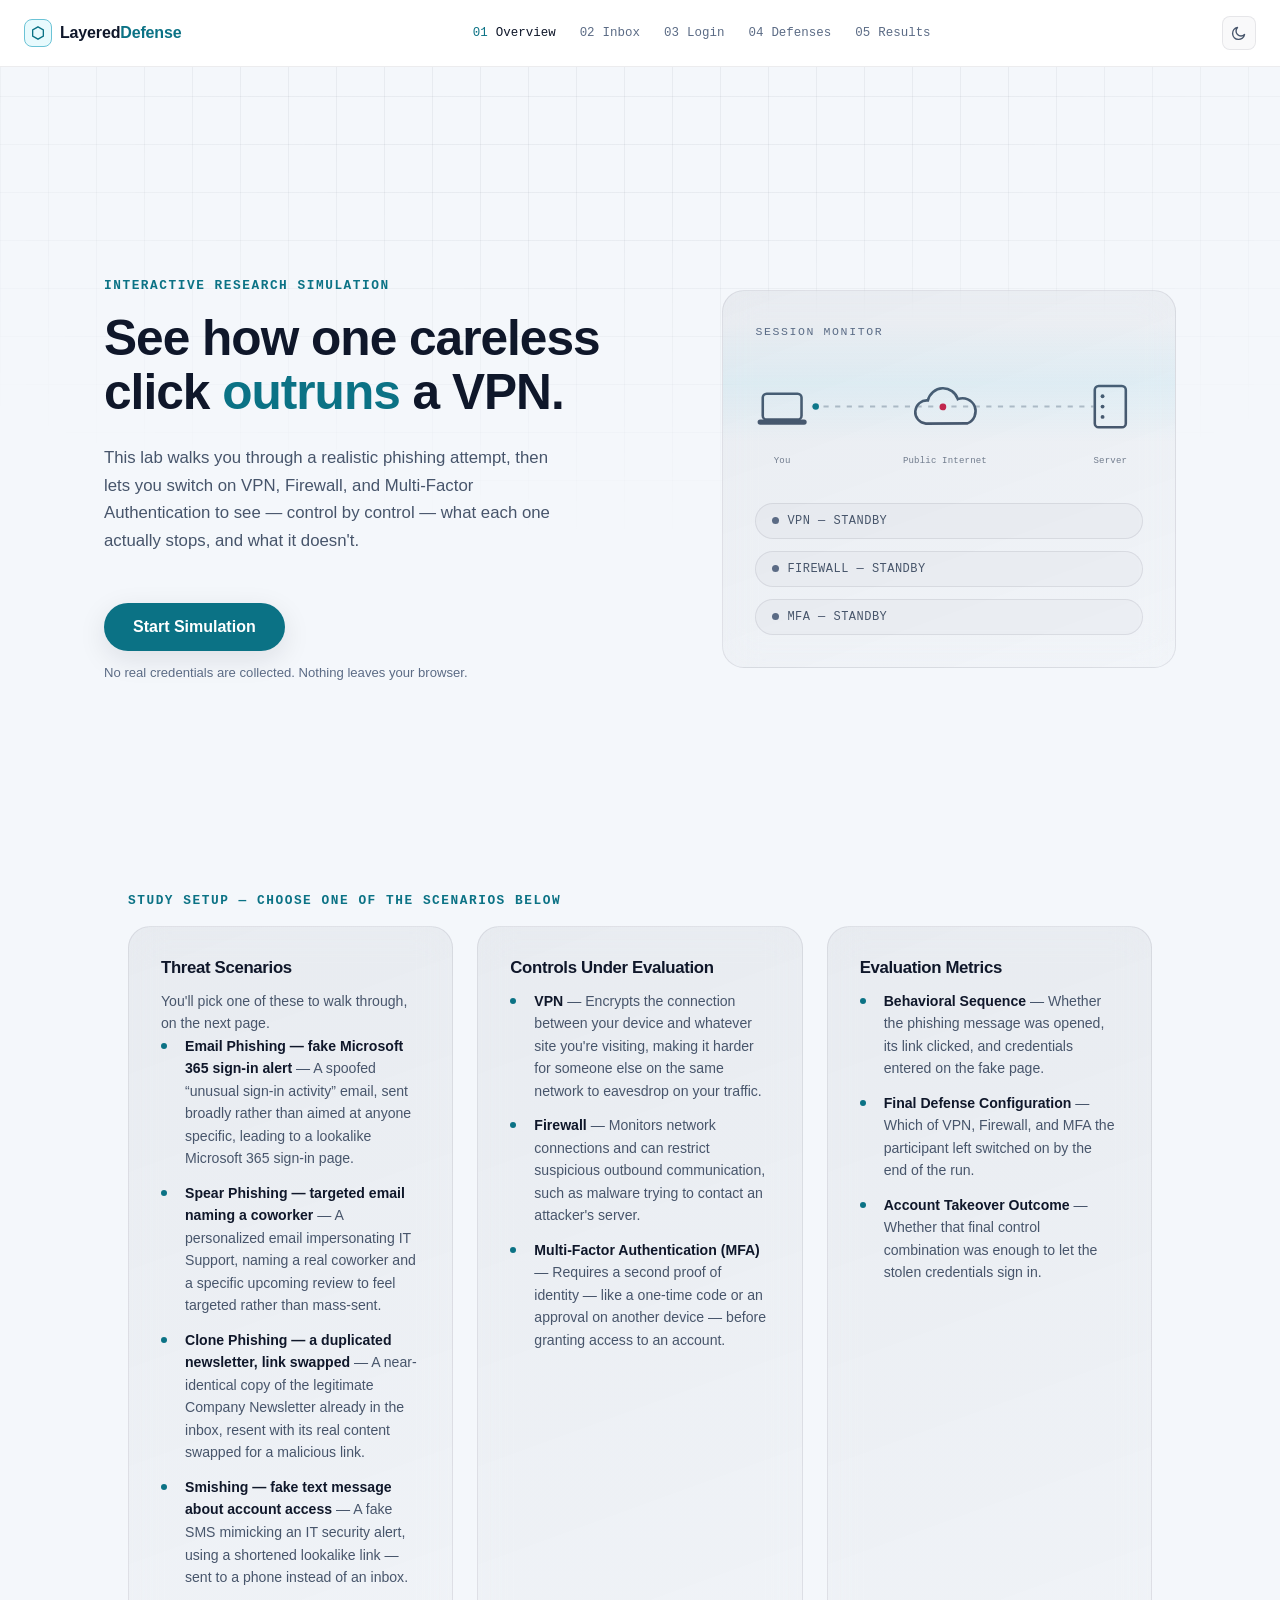
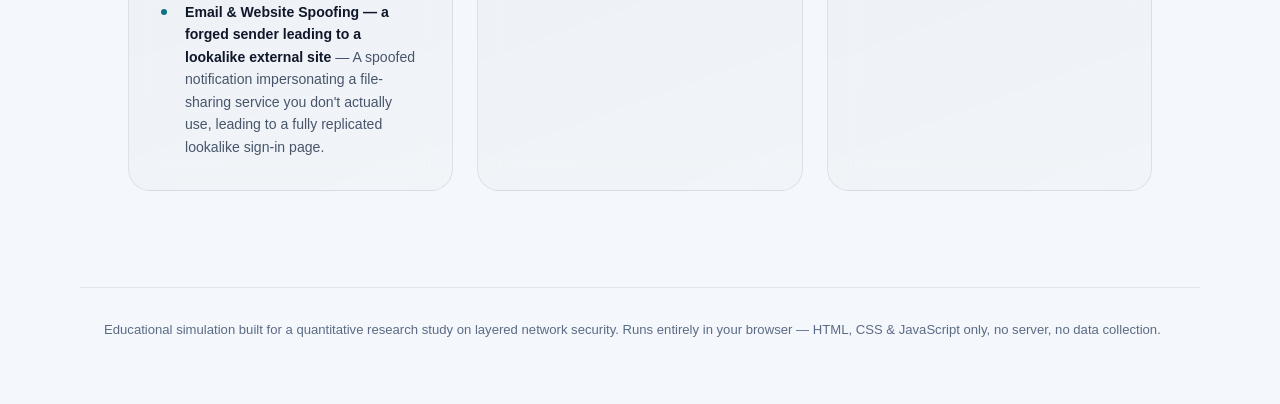
<file: index.html>
<!DOCTYPE html>
<html lang="en">
  <head>
    <meta charset="UTF-8" />
    <meta name="viewport" content="width=device-width, initial-scale=1.0" />
    <title>Layered Defense &mdash; A Phishing Response Simulation</title>
    <meta
      name="description"
      content="An interactive, browser-only simulation showing what a VPN, Firewall, and Multi-Factor Authentication each actually stop during a phishing attack — and what they don't."
    />
    <link rel="stylesheet" href="css/style.css" />

    <!-- Runs before anything below paints, so the page never
         flashes the wrong theme — see theme-init.js for why this
         has no defer/async attribute. -->
    <script src="js/theme-init.js"></script>
  </head>
  <body>
    <!-- Decorative fixed background grid. Hidden from screen readers
         because it carries no information of its own. -->
    <div class="bg-grid" aria-hidden="true"></div>

    <!-- ============================================================
         TOP BAR
         Shown on every page. The step list doubles as an honest
         progress indicator: it tells the participant exactly where
         they are in a real 5-step sequence, not just decoration.
         ============================================================ -->
    <header class="topbar">
      <div class="topbar__brand">
        <span class="brand-mark" aria-hidden="true"><svg width="14" height="14" viewBox="0 0 16 16" focusable="false"><polygon points="8,1 14.1,4.5 14.1,11.5 8,15 1.9,11.5 1.9,4.5" fill="none" stroke="currentColor" stroke-width="1.5" /></svg></span>
        <span class="brand-name"
          >Layered<span class="brand-name-accent">Defense</span></span
        >
      </div>
      <nav class="topbar__progress" aria-label="Simulation progress">
        <span class="step step--current">
          <span class="step__index">01</span>
          <span class="step__label">Overview</span>
        </span>
        <span class="step">
          <span class="step__index">02</span>
          <span class="step__label" id="step-label-inbox">Inbox</span>
        </span>
        <span class="step">
          <span class="step__index">03</span>
          <span class="step__label">Login</span>
        </span>
        <span class="step">
          <span class="step__index">04</span>
          <span class="step__label">Defenses</span>
        </span>
        <span class="step">
          <span class="step__index">05</span>
          <span class="step__label">Results</span>
        </span>
      </nav>

      <button
        type="button"
        id="theme-toggle"
        class="theme-toggle"
        aria-label="Switch to light mode"
      >
        <svg class="icon-sun" width="16" height="16" viewBox="0 0 16 16" aria-hidden="true">
          <circle cx="8" cy="8" r="3.2" fill="none" stroke="currentColor" stroke-width="1.4" />
          <g stroke="currentColor" stroke-width="1.4" stroke-linecap="round">
            <line x1="8" y1="0.5" x2="8" y2="2.3" />
            <line x1="8" y1="13.7" x2="8" y2="15.5" />
            <line x1="0.5" y1="8" x2="2.3" y2="8" />
            <line x1="13.7" y1="8" x2="15.5" y2="8" />
            <line x1="2.6" y1="2.6" x2="3.9" y2="3.9" />
            <line x1="12.1" y1="12.1" x2="13.4" y2="13.4" />
            <line x1="2.6" y1="13.4" x2="3.9" y2="12.1" />
            <line x1="12.1" y1="3.9" x2="13.4" y2="2.6" />
          </g>
        </svg>
        <svg class="icon-moon" width="16" height="16" viewBox="0 0 16 16" aria-hidden="true">
          <path
            d="M13.5 9.5A6 6 0 1 1 6.5 2.5 4.8 4.8 0 0 0 13.5 9.5Z"
            fill="none"
            stroke="currentColor"
            stroke-width="1.4"
            stroke-linejoin="round"
          />
        </svg>
      </button>
    </header>

    <!-- ============================================================
         HERO
         Two columns: the pitch + call to action on the left, and a
         small "session monitor" panel on the right that previews the
         laptop → internet → server path used later on the dashboard.
         ============================================================ -->
    <main class="hero">
      <div class="hero__content">
        <p class="eyebrow">Interactive Research Simulation</p>
        <h1 class="hero__title">
          See how one careless click
          <span class="hero__title-accent">outruns</span> a VPN.
        </h1>
        <p class="hero__lede">
          This lab walks you through a realistic phishing attempt, then lets
          you switch on VPN, Firewall, and Multi-Factor Authentication to see
          &mdash; control by control &mdash; what each one actually stops,
          and what it doesn't.
        </p>

        <div class="hero__actions">
          <button type="button" id="start-btn" class="btn btn--primary">
            Start Simulation
          </button>
          <p class="hero__disclaimer">
            No real credentials are collected. Nothing leaves your browser.
          </p>
        </div>
      </div>

      <div class="hero__console glass" aria-hidden="true">
        <div class="console__scanline"></div>
        <p class="console__label">Session Monitor</p>

        <!-- Network path diagram: Laptop → Internet (with a threat
             indicator) → Office Server, with an animated packet
             traveling along the path. Purely illustrative here; this
             same path becomes interactive on the dashboard page. -->
        <svg
          class="console__diagram"
          viewBox="0 0 300 76"
          role="img"
          aria-label="Diagram of a laptop connecting through the internet to an office server"
        >
          <!-- Laptop -->
          <g transform="translate(6,16)">
            <rect
              x="0"
              y="0"
              width="30"
              height="20"
              rx="3"
              fill="none"
              stroke="currentColor"
              stroke-width="2"
            />
            <rect x="-4" y="20" width="38" height="4" rx="2" fill="currentColor" />
          </g>

          <!-- Connection line -->
          <line
            x1="44"
            y1="26"
            x2="262"
            y2="26"
            stroke="currentColor"
            stroke-width="1.5"
            stroke-dasharray="4 5"
            opacity="0.35"
          />

          <!-- Internet cloud, containing a small threat indicator.
               This path is built from two mirrored pairs of arcs
               (verified programmatically to be symmetric about its
               own center) so it sits level rather than leaning. -->
          <g transform="translate(125,16) rotate (5 40 16)">
            <path
              d="M8 26 a9 9 0 0 1 0-18 a12 12 0 0 1 23-3 a10 10 0 0 1 9 18 z"
              fill="none"
              stroke="currentColor"
              stroke-width="2"
            />
            <circle cx="20" cy="12" r="2.6" fill="var(--color-red)" />
          </g>

          <!-- Office server -->
          <g transform="translate(263,10)">
            <rect
              x="0"
              y="0"
              width="24"
              height="32"
              rx="3"
              fill="none"
              stroke="currentColor"
              stroke-width="2"
            />
            <circle cx="6" cy="8" r="1.5" fill="currentColor" />
            <circle cx="6" cy="16" r="1.5" fill="currentColor" />
            <circle cx="6" cy="24" r="1.5" fill="currentColor" />
          </g>

          <!-- Animated packet traveling from laptop toward the server -->
          <circle
            class="diagram__packet"
            cx="47"
            cy="26"
            r="2.5"
            fill="var(--color-cyan)"
          />

          <!-- Labels so each icon reads as what it represents, not just
               an abstract shape -->
          <text x="21" y="70" text-anchor="middle" class="diagram-caption">You</text>
          <text x="147" y="70" text-anchor="middle" class="diagram-caption">Public Internet</text>
          <text x="275" y="70" text-anchor="middle" class="diagram-caption">Server</text>
        </svg>

        <ul class="console__status">
          <li class="chip chip--standby">
            <span class="chip__dot"></span>VPN &mdash; STANDBY
          </li>
          <li class="chip chip--standby">
            <span class="chip__dot"></span>FIREWALL &mdash; STANDBY
          </li>
          <li class="chip chip--standby">
            <span class="chip__dot"></span>MFA &mdash; STANDBY
          </li>
        </ul>
      </div>
    </main>

    <!-- ============================================================
         STUDY SETUP (Input)
         Declares the fixed inputs from the conceptual framework: all
         5 threat scenarios a participant can choose from on
         choose.html, and the controls under evaluation. Filled in by
         main.js from THREAT_SCENARIOS (state.js) and CONTROLS
         (scoring.js), so this section can never drift out of sync
         with the scenario/dashboard pages that actually use those
         same values.
         ============================================================ -->
    <section class="study-setup">
      <div class="wrap">
        <p class="eyebrow">Study Setup &mdash; choose one of the scenarios below</p>
        <div class="study-setup__grid">
          <div class="study-setup__card glass">
            <h2 class="study-setup__title">Threat Scenarios</h2>
            <p class="study-setup__note">
              You'll pick one of these to walk through, on the next page.
            </p>
            <ul id="scenario-list" class="study-setup__controls">
              <!-- Filled in by main.js -->
            </ul>
          </div>
          <div class="study-setup__card glass">
            <h2 class="study-setup__title">Controls Under Evaluation</h2>
            <ul id="controls-list" class="study-setup__controls">
              <!-- Filled in by main.js -->
            </ul>
          </div>
          <div class="study-setup__card glass">
            <h2 class="study-setup__title">Evaluation Metrics</h2>
            <ul id="metrics-list" class="study-setup__controls">
              <!-- Filled in by main.js -->
            </ul>
          </div>
        </div>
      </div>
    </section>

    <footer class="site-footer">
      <p>
        Educational simulation built for a quantitative research study on
        layered network security. Runs entirely in your browser &mdash; HTML,
        CSS &amp; JavaScript only, no server, no data collection.
      </p>
    </footer>

    <!-- state.js must load before main.js: main.js calls resetState(),
         which is defined in state.js. scoring.js must also load before
         main.js: main.js reads CONTROLS to render the Study Setup
         section's control list. -->
    <script src="js/theme.js"></script>
    <script src="js/state.js"></script>
    <script src="js/scoring.js"></script>
    <script src="js/main.js"></script>
  </body>
</html>
</file>
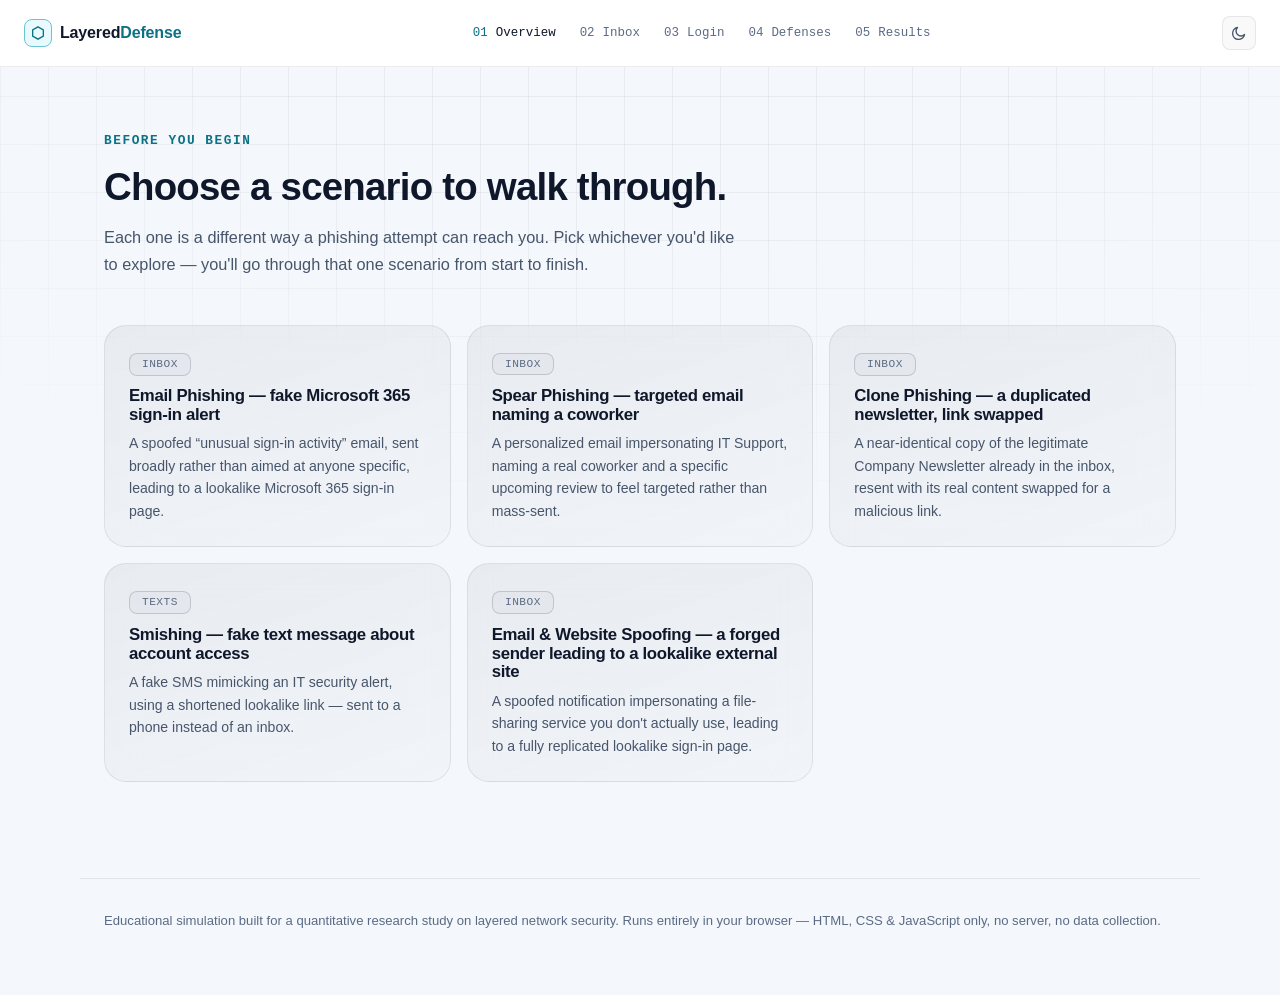
<file: choose.html>
<!DOCTYPE html>
<html lang="en">
  <head>
    <meta charset="UTF-8" />
    <meta name="viewport" content="width=device-width, initial-scale=1.0" />
    <title>Choose a Scenario &mdash; Layered Defense Simulation</title>
    <meta
      name="description"
      content="Pick which kind of phishing attempt to walk through — Email Phishing, Spear Phishing, Clone Phishing, Email & Website Spoofing, or Smishing."
    />
    <link rel="stylesheet" href="css/style.css" />

    <!-- Runs before anything below paints, so the page never
         flashes the wrong theme — see theme-init.js for why this
         has no defer/async attribute. -->
    <script src="js/theme-init.js"></script>
  </head>
  <body>
    <div class="bg-grid" aria-hidden="true"></div>

    <header class="topbar">
      <div class="topbar__brand">
        <span class="brand-mark" aria-hidden="true"><svg width="14" height="14" viewBox="0 0 16 16" focusable="false"><polygon points="8,1 14.1,4.5 14.1,11.5 8,15 1.9,11.5 1.9,4.5" fill="none" stroke="currentColor" stroke-width="1.5" /></svg></span>
        <span class="brand-name"
          >Layered<span class="brand-name-accent">Defense</span></span
        >
      </div>
      <!-- "01 Overview" stays current here on purpose — choosing a
           scenario is treated as part of getting started, not its
           own numbered step, so the rest of the site's 5-step
           progress bar (Inbox/Login/Defenses/Results) doesn't need
           renumbering just to fit this page in. -->
      <nav class="topbar__progress" aria-label="Simulation progress">
        <span class="step step--current">
          <span class="step__index">01</span>
          <span class="step__label">Overview</span>
        </span>
        <span class="step">
          <span class="step__index">02</span>
          <span class="step__label" id="step-label-inbox">Inbox</span>
        </span>
        <span class="step">
          <span class="step__index">03</span>
          <span class="step__label">Login</span>
        </span>
        <span class="step">
          <span class="step__index">04</span>
          <span class="step__label">Defenses</span>
        </span>
        <span class="step">
          <span class="step__index">05</span>
          <span class="step__label">Results</span>
        </span>
      </nav>

      <button
        type="button"
        id="theme-toggle"
        class="theme-toggle"
        aria-label="Switch to light mode"
      >
        <svg class="icon-sun" width="16" height="16" viewBox="0 0 16 16" aria-hidden="true">
          <circle cx="8" cy="8" r="3.2" fill="none" stroke="currentColor" stroke-width="1.4" />
          <g stroke="currentColor" stroke-width="1.4" stroke-linecap="round">
            <line x1="8" y1="0.5" x2="8" y2="2.3" />
            <line x1="8" y1="13.7" x2="8" y2="15.5" />
            <line x1="0.5" y1="8" x2="2.3" y2="8" />
            <line x1="13.7" y1="8" x2="15.5" y2="8" />
            <line x1="2.6" y1="2.6" x2="3.9" y2="3.9" />
            <line x1="12.1" y1="12.1" x2="13.4" y2="13.4" />
            <line x1="2.6" y1="13.4" x2="3.9" y2="12.1" />
            <line x1="12.1" y1="3.9" x2="13.4" y2="2.6" />
          </g>
        </svg>
        <svg class="icon-moon" width="16" height="16" viewBox="0 0 16 16" aria-hidden="true">
          <path
            d="M13.5 9.5A6 6 0 1 1 6.5 2.5 4.8 4.8 0 0 0 13.5 9.5Z"
            fill="none"
            stroke="currentColor"
            stroke-width="1.4"
            stroke-linejoin="round"
          />
        </svg>
      </button>
    </header>

    <main class="page-main">
      <section class="page-intro">
        <p class="eyebrow">Before You Begin</p>
        <h1 class="page-title">Choose a scenario to walk through.</h1>
        <p class="page-lede">
          Each one is a different way a phishing attempt can reach you. Pick
          whichever you'd like to explore &mdash; you'll go through that one
          scenario from start to finish.
        </p>
      </section>

      <ul id="scenario-choice-list" class="scenario-choice-list">
        <!-- Filled in by choose.js -->
      </ul>
    </main>

    <footer class="site-footer">
      <p>
        Educational simulation built for a quantitative research study on
        layered network security. Runs entirely in your browser &mdash; HTML,
        CSS &amp; JavaScript only, no server, no data collection.
      </p>
    </footer>

    <!-- state.js first (choose.js calls resetState/setState/logEvent/
         goToChosenLure), then choose.js. -->
    <script src="js/theme.js"></script>
    <script src="js/state.js"></script>
    <script src="js/choose.js"></script>
  </body>
</html>
</file>
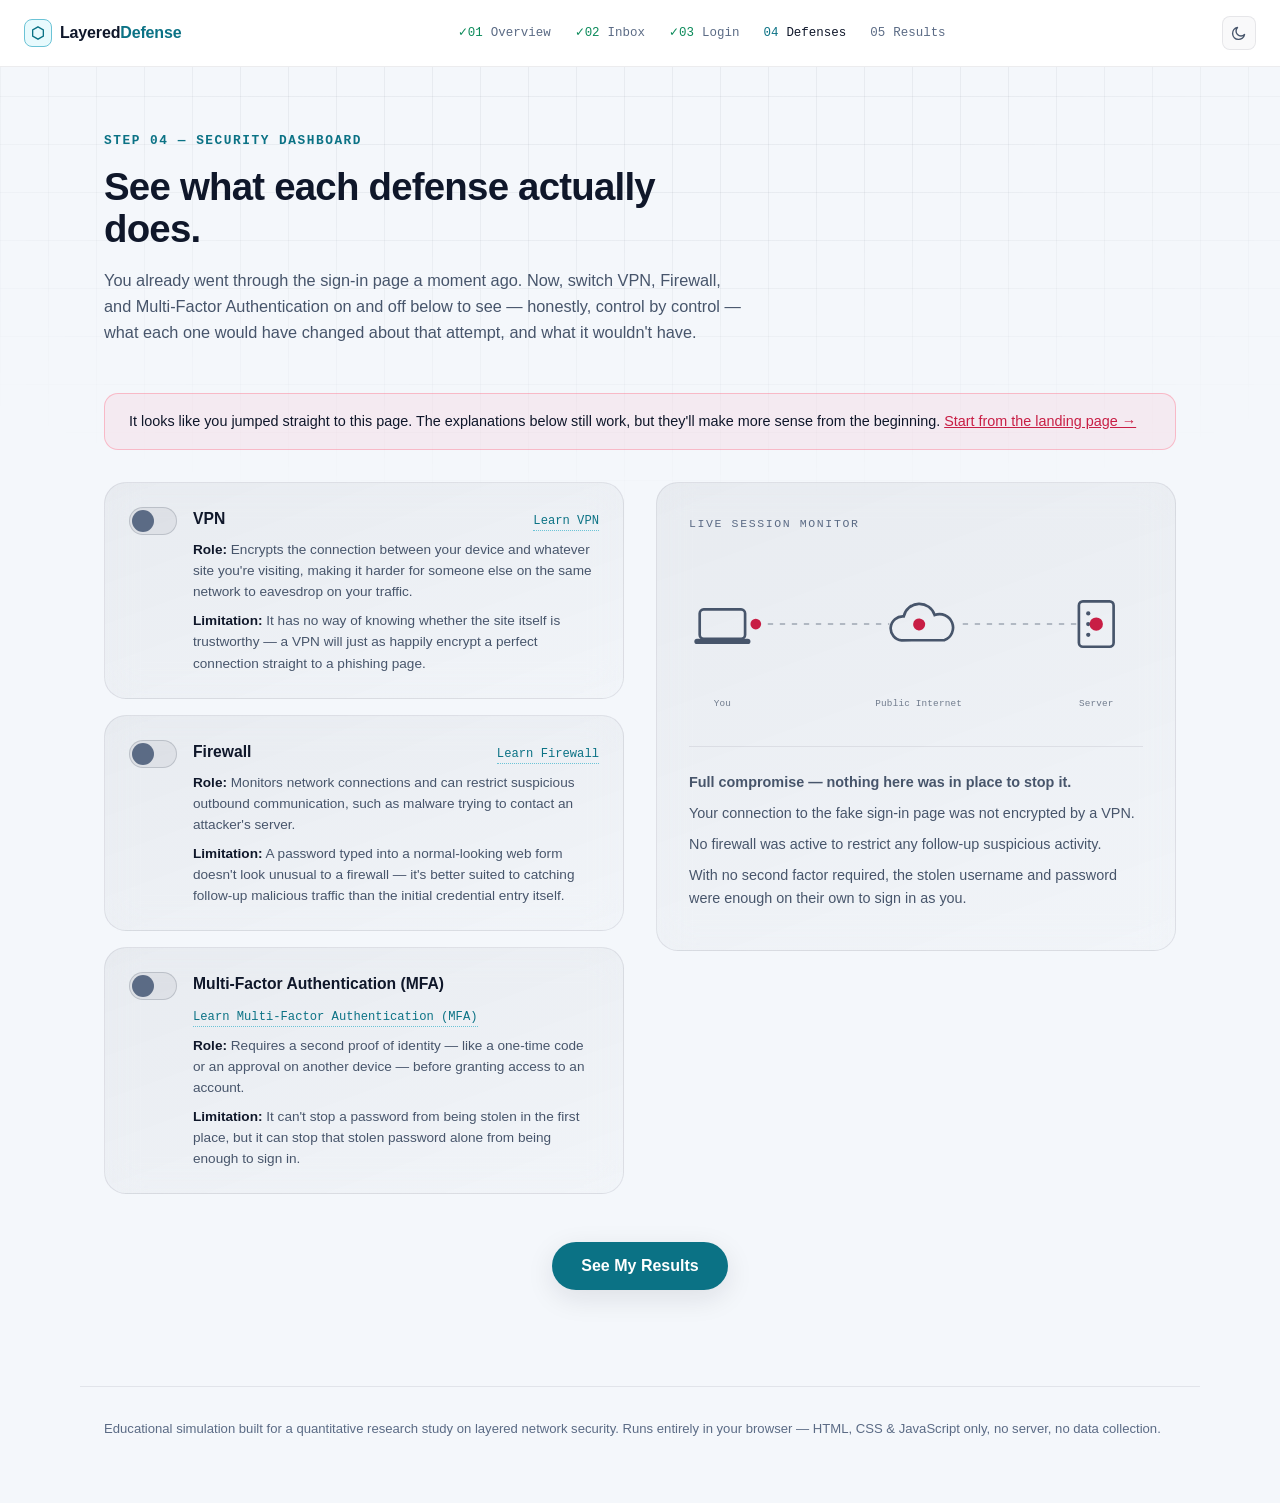
<file: dashboard.html>
<!DOCTYPE html>
<html lang="en">
  <head>
    <meta charset="UTF-8" />
    <meta name="viewport" content="width=device-width, initial-scale=1.0" />
    <title>Security Dashboard &mdash; Layered Defense Simulation</title>
    <meta
      name="description"
      content="Toggle VPN, Firewall, and MFA on and off to see which controls actually change the outcome of a phishing attempt."
    />
    <link rel="stylesheet" href="css/style.css" />

    <!-- Runs before anything below paints, so the page never
         flashes the wrong theme — see theme-init.js for why this
         has no defer/async attribute. -->
    <script src="js/theme-init.js"></script>
  </head>
  <body>
    <div class="bg-grid" aria-hidden="true"></div>

    <header class="topbar">
      <div class="topbar__brand">
        <span class="brand-mark" aria-hidden="true"><svg width="14" height="14" viewBox="0 0 16 16" focusable="false"><polygon points="8,1 14.1,4.5 14.1,11.5 8,15 1.9,11.5 1.9,4.5" fill="none" stroke="currentColor" stroke-width="1.5" /></svg></span>
        <span class="brand-name"
          >Layered<span class="brand-name-accent">Defense</span></span
        >
      </div>
      <nav class="topbar__progress" aria-label="Simulation progress">
        <span class="step step--done">
          <span class="step__index">01</span>
          <span class="step__label">Overview</span>
        </span>
        <span class="step step--done">
          <span class="step__index">02</span>
          <span class="step__label" id="step-label-inbox">Inbox</span>
        </span>
        <span class="step step--done">
          <span class="step__index">03</span>
          <span class="step__label">Login</span>
        </span>
        <span class="step step--current">
          <span class="step__index">04</span>
          <span class="step__label">Defenses</span>
        </span>
        <span class="step">
          <span class="step__index">05</span>
          <span class="step__label">Results</span>
        </span>
      </nav>

      <button
        type="button"
        id="theme-toggle"
        class="theme-toggle"
        aria-label="Switch to light mode"
      >
        <svg class="icon-sun" width="16" height="16" viewBox="0 0 16 16" aria-hidden="true">
          <circle cx="8" cy="8" r="3.2" fill="none" stroke="currentColor" stroke-width="1.4" />
          <g stroke="currentColor" stroke-width="1.4" stroke-linecap="round">
            <line x1="8" y1="0.5" x2="8" y2="2.3" />
            <line x1="8" y1="13.7" x2="8" y2="15.5" />
            <line x1="0.5" y1="8" x2="2.3" y2="8" />
            <line x1="13.7" y1="8" x2="15.5" y2="8" />
            <line x1="2.6" y1="2.6" x2="3.9" y2="3.9" />
            <line x1="12.1" y1="12.1" x2="13.4" y2="13.4" />
            <line x1="2.6" y1="13.4" x2="3.9" y2="12.1" />
            <line x1="12.1" y1="3.9" x2="13.4" y2="2.6" />
          </g>
        </svg>
        <svg class="icon-moon" width="16" height="16" viewBox="0 0 16 16" aria-hidden="true">
          <path
            d="M13.5 9.5A6 6 0 1 1 6.5 2.5 4.8 4.8 0 0 0 13.5 9.5Z"
            fill="none"
            stroke="currentColor"
            stroke-width="1.4"
            stroke-linejoin="round"
          />
        </svg>
      </button>
    </header>

    <main class="page-main">
      <section class="page-intro">
        <p class="eyebrow">Step 04 &mdash; Security Dashboard</p>
        <h1 class="page-title">See what each defense actually does.</h1>
        <p class="page-lede">
          You already went through the sign-in page a moment ago. Now, switch
          VPN, Firewall, and Multi-Factor Authentication on and off below to
          see &mdash; honestly, control by control &mdash; what each one
          would have changed about that attempt, and what it wouldn't have.
        </p>
      </section>

      <!-- Shown only if state shows the participant skipped the email
           and login pages, so the "you already went through this"
           framing above doesn't confuse someone arriving fresh. -->
      <div id="early-arrival-notice" class="notice" hidden>
        <p>
          It looks like you jumped straight to this page. The explanations
          below still work, but they'll make more sense from the beginning.
          <a href="index.html">Start from the landing page &rarr;</a>
        </p>
      </div>

      <div class="dashboard-grid">
        <!-- Left column: the three toggle rows, built by dashboard.js
             from the CONTROLS data in scoring.js. -->
        <div id="controls-list" class="controls-list" aria-label="Security controls">
          <!-- Filled in by dashboard.js -->
        </div>

        <!-- Right column: a live diagram + plain-language explanation
             that update instantly whenever a toggle changes. -->
        <div class="dashboard-panel glass">
          <p class="console__label">Live Session Monitor</p>

          <svg
            class="dashboard-diagram"
            viewBox="0 0 340 112"
            role="img"
            aria-label="Diagram of your device, the internet, and the server, updating live as you toggle each control"
          >
            <!-- Laptop -->
            <g transform="translate(8,34)">
              <rect x="0" y="0" width="34" height="22" rx="3" fill="none" stroke="currentColor" stroke-width="2" />
              <rect x="-4" y="22" width="42" height="4" rx="2" fill="currentColor" />
            </g>

            <!-- VPN lock icon: appears near the laptop once VPN is on -->
            <g transform="translate(18,8)">
              <g id="vpn-lock" class="control-icon">
                <rect x="0" y="6" width="14" height="10" rx="2" fill="none" stroke="var(--color-cyan)" stroke-width="2" />
                <path d="M3 6 v-2 a4 4 0 0 1 8 0 v2" fill="none" stroke="var(--color-cyan)" stroke-width="2" />
              </g>
            </g>

            <!-- Connection: laptop -> internet -->
            <line x1="50" y1="45" x2="150" y2="45" stroke="currentColor" stroke-width="1.5" stroke-dasharray="4 5" opacity="0.35" />

            <!-- Internet cloud with a small threat indicator. Same
                 verified-symmetric path as the landing page's diagram,
                 so both diagrams' cloud icons match exactly. -->
            <g transform="translate(152,34) rotate (5 40 16)">
              <path d="M8 26 a9 9 0 0 1 0-18 a12 12 0 0 1 23-3 a10 10 0 0 1 9 18 z" fill="none" stroke="currentColor" stroke-width="2" />
              <circle cx="20" cy="13" r="4.5" fill="var(--color-red)" />
            </g>

            <!-- Firewall shield icon: appears near the cloud once Firewall is on -->
            <g transform="translate(165,64)">
              <g id="firewall-shield" class="control-icon">
                <path d="M7 0 L14 3 V10 C14 15 10 18 7 19 C4 18 0 15 0 10 V3 Z" fill="none" stroke="var(--color-green)" stroke-width="2" />
              </g>
            </g>

            <!-- Connection: internet -> server -->
            <line x1="205" y1="45" x2="290" y2="45" stroke="currentColor" stroke-width="1.5" stroke-dasharray="4 5" opacity="0.35" />

            <!-- Server -->
            <g transform="translate(292,28)">
              <rect x="0" y="0" width="26" height="34" rx="3" fill="none" stroke="currentColor" stroke-width="2" />
              <circle cx="7" cy="9" r="1.6" fill="currentColor" />
              <circle cx="7" cy="17" r="1.6" fill="currentColor" />
              <circle cx="7" cy="25" r="1.6" fill="currentColor" />
            </g>

            <!-- MFA lock icon: appears near the server once MFA is on -->
            <g transform="translate(297,2)">
              <g id="mfa-lock" class="control-icon">
                <rect x="0" y="6" width="14" height="10" rx="2" fill="none" stroke="var(--color-cyan)" stroke-width="2" />
                <path d="M3 6 v-2 a4 4 0 0 1 8 0 v2" fill="none" stroke="var(--color-cyan)" stroke-width="2" />
              </g>
            </g>

            <!-- Breach indicator: a pulsing red dot, shown when the
                 stolen credentials were enough to sign in (MFA off) -->
            <circle id="breach-indicator" class="control-icon breach-indicator" cx="305" cy="45" r="5" fill="var(--color-red)" />

            <!-- Blocked mark: a small check mark, shown when MFA
                 stopped the stolen credentials from being used -->
            <g transform="translate(299,70)">
              <g id="blocked-mark" class="control-icon">
                <path d="M0 4 L4 8 L12 0" fill="none" stroke="var(--color-green)" stroke-width="2.5" stroke-linecap="round" stroke-linejoin="round" />
              </g>
            </g>

            <!-- Animated packet traveling from laptop toward the server.
                 Its color (set in dashboard.js) reflects the outcome:
                 cyan while traveling, then red (breached) or green
                 (blocked) depending on whether MFA is on. -->
            <circle id="dash-packet" class="diagram__packet" cx="50" cy="45" r="4" />

            <!-- Labels so each icon reads as what it represents, not just
                 an abstract shape -->
            <text x="25" y="106" text-anchor="middle" class="diagram-caption">You</text>
            <text x="172" y="106" text-anchor="middle" class="diagram-caption">Public Internet</text>
            <text x="305" y="106" text-anchor="middle" class="diagram-caption">Server</text>
          </svg>

          <!-- Filled in by dashboard.js every time a toggle changes -->
          <div id="live-explanation" class="live-explanation" aria-live="polite">
            <!-- Filled in by dashboard.js -->
          </div>
        </div>
      </div>

      <div class="dashboard-continue">
        <button type="button" id="continue-btn" class="btn btn--primary">
          See My Results
        </button>
      </div>
    </main>

    <footer class="site-footer">
      <p>
        Educational simulation built for a quantitative research study on
        layered network security. Runs entirely in your browser &mdash; HTML,
        CSS &amp; JavaScript only, no server, no data collection.
      </p>
    </footer>

    <!-- Load order matters: state.js (setState/getState/escapeHtml),
         then scoring.js (CONTROLS/getOutcome), then dashboard.js. -->
    <script src="js/theme.js"></script>
    <script src="js/state.js"></script>
    <script src="js/scoring.js"></script>
    <script src="js/dashboard.js"></script>
  </body>
</html>
</file>
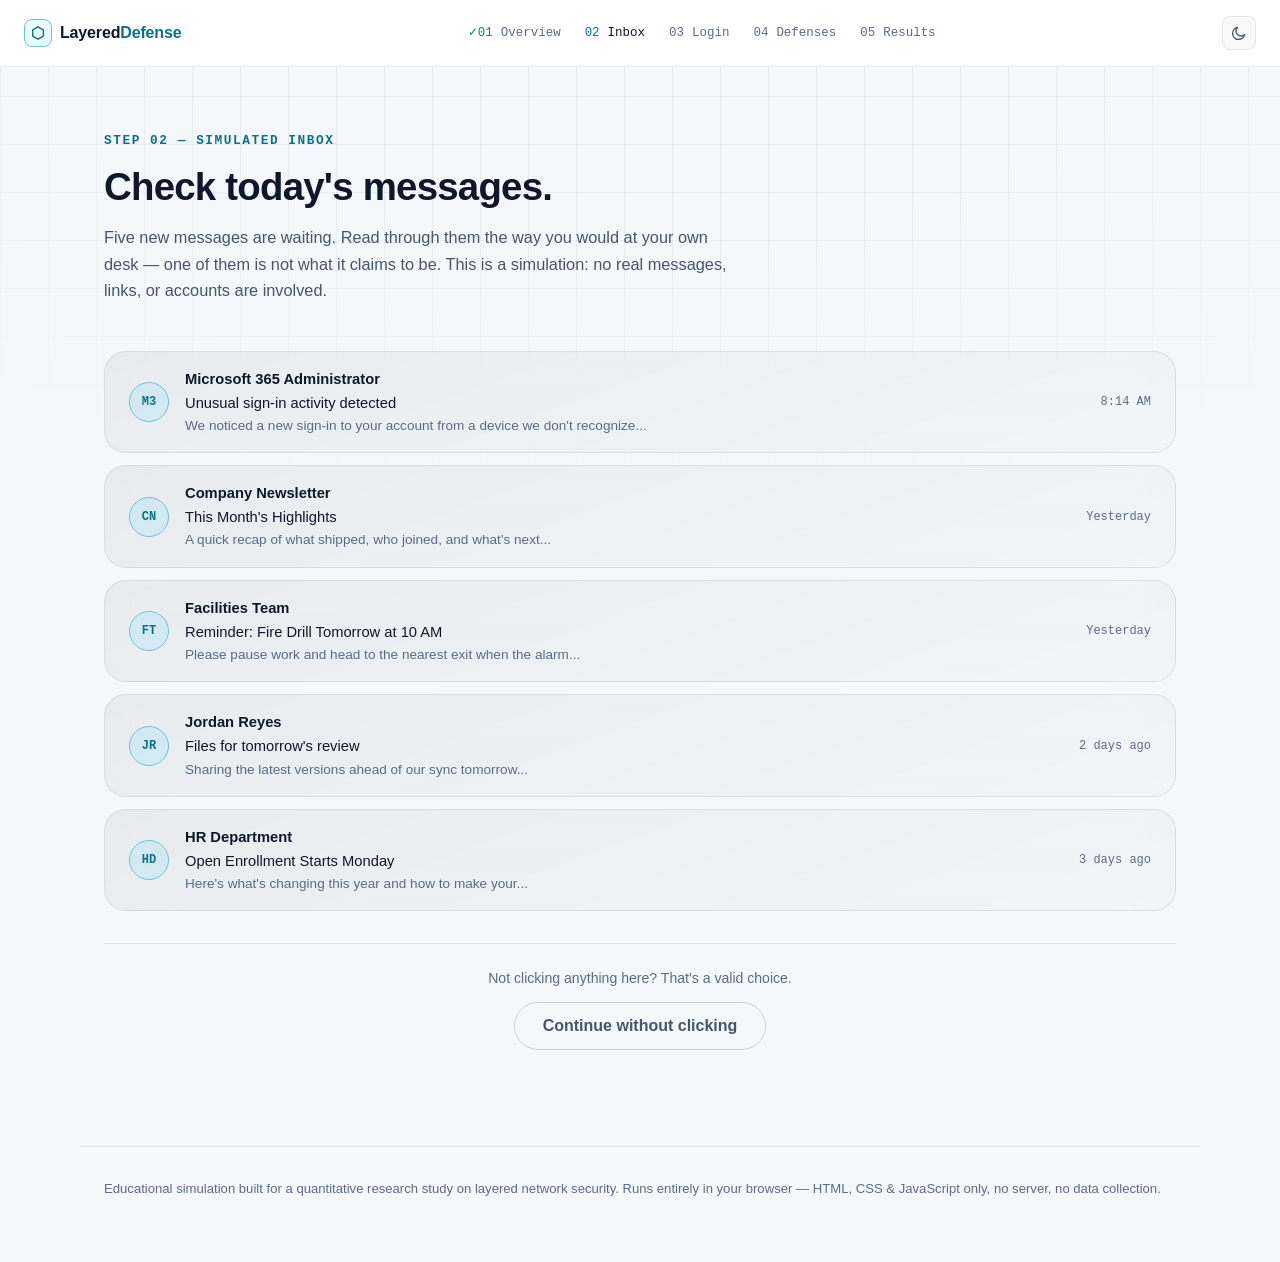
<file: email.html>
<!DOCTYPE html>
<html lang="en">
  <head>
    <meta charset="UTF-8" />
    <meta name="viewport" content="width=device-width, initial-scale=1.0" />
    <title>Inbox &mdash; Layered Defense Simulation</title>
    <meta
      name="description"
      content="A simulated inbox with five messages. One of them is a phishing attempt — can you spot it before you click?"
    />
    <link rel="stylesheet" href="css/style.css" />

    <!-- Runs before anything below paints, so the page never
         flashes the wrong theme — see theme-init.js for why this
         has no defer/async attribute. -->
    <script src="js/theme-init.js"></script>
  </head>
  <body>
    <div class="bg-grid" aria-hidden="true"></div>

    <header class="topbar">
      <div class="topbar__brand">
        <span class="brand-mark" aria-hidden="true"><svg width="14" height="14" viewBox="0 0 16 16" focusable="false"><polygon points="8,1 14.1,4.5 14.1,11.5 8,15 1.9,11.5 1.9,4.5" fill="none" stroke="currentColor" stroke-width="1.5" /></svg></span>
        <span class="brand-name"
          >Layered<span class="brand-name-accent">Defense</span></span
        >
      </div>
      <nav class="topbar__progress" aria-label="Simulation progress">
        <span class="step step--done">
          <span class="step__index">01</span>
          <span class="step__label">Overview</span>
        </span>
        <span class="step step--current">
          <span class="step__index">02</span>
          <span class="step__label" id="step-label-inbox">Inbox</span>
        </span>
        <span class="step">
          <span class="step__index">03</span>
          <span class="step__label">Login</span>
        </span>
        <span class="step">
          <span class="step__index">04</span>
          <span class="step__label">Defenses</span>
        </span>
        <span class="step">
          <span class="step__index">05</span>
          <span class="step__label">Results</span>
        </span>
      </nav>

      <button
        type="button"
        id="theme-toggle"
        class="theme-toggle"
        aria-label="Switch to light mode"
      >
        <svg class="icon-sun" width="16" height="16" viewBox="0 0 16 16" aria-hidden="true">
          <circle cx="8" cy="8" r="3.2" fill="none" stroke="currentColor" stroke-width="1.4" />
          <g stroke="currentColor" stroke-width="1.4" stroke-linecap="round">
            <line x1="8" y1="0.5" x2="8" y2="2.3" />
            <line x1="8" y1="13.7" x2="8" y2="15.5" />
            <line x1="0.5" y1="8" x2="2.3" y2="8" />
            <line x1="13.7" y1="8" x2="15.5" y2="8" />
            <line x1="2.6" y1="2.6" x2="3.9" y2="3.9" />
            <line x1="12.1" y1="12.1" x2="13.4" y2="13.4" />
            <line x1="2.6" y1="13.4" x2="3.9" y2="12.1" />
            <line x1="12.1" y1="3.9" x2="13.4" y2="2.6" />
          </g>
        </svg>
        <svg class="icon-moon" width="16" height="16" viewBox="0 0 16 16" aria-hidden="true">
          <path
            d="M13.5 9.5A6 6 0 1 1 6.5 2.5 4.8 4.8 0 0 0 13.5 9.5Z"
            fill="none"
            stroke="currentColor"
            stroke-width="1.4"
            stroke-linejoin="round"
          />
        </svg>
      </button>
    </header>

    <main class="page-main">
      <section class="page-intro">
        <p class="eyebrow">Step 02 &mdash; Simulated Inbox</p>
        <h1 class="page-title">Check today's messages.</h1>
        <p class="page-lede">
          Five new messages are waiting. Read through them the way you would
          at your own desk &mdash; one of them is not what it claims to be.
          This is a simulation: no real messages, links, or accounts are
          involved.
        </p>
      </section>

      <!-- LIST VIEW: the inbox itself. Shown by default. -->
      <section id="inbox-list-view" aria-label="Inbox">
        <ul id="email-list" class="email-list">
          <!-- Filled in by email.js -->
        </ul>
        <div class="continue-without-clicking">
          <p class="continue-without-clicking__note">
            Not clicking anything here? That's a valid choice.
          </p>
          <button
            type="button"
            id="continue-without-clicking-btn"
            class="btn btn--secondary"
          >
            Continue without clicking
          </button>
        </div>
      </section>

      <!-- DETAIL VIEW: one opened message. Hidden until a message is
           clicked; email.js toggles which of these two sections is
           visible. tabindex="-1" lets JS move keyboard focus here
           without adding it to the normal tab order. -->
      <section
        id="inbox-detail-view"
        class="email-detail glass"
        aria-label="Open message"
        tabindex="-1"
        hidden
      >
        <!-- Filled in by email.js -->
      </section>
    </main>

    <footer class="site-footer">
      <p>
        Educational simulation built for a quantitative research study on
        layered network security. Runs entirely in your browser &mdash; HTML,
        CSS &amp; JavaScript only, no server, no data collection.
      </p>
    </footer>

    <!-- state.js first (email.js calls setState), then email.js. -->
    <script src="js/theme.js"></script>
    <script src="js/state.js"></script>
    <script src="js/email.js"></script>
  </body>
</html>
</file>
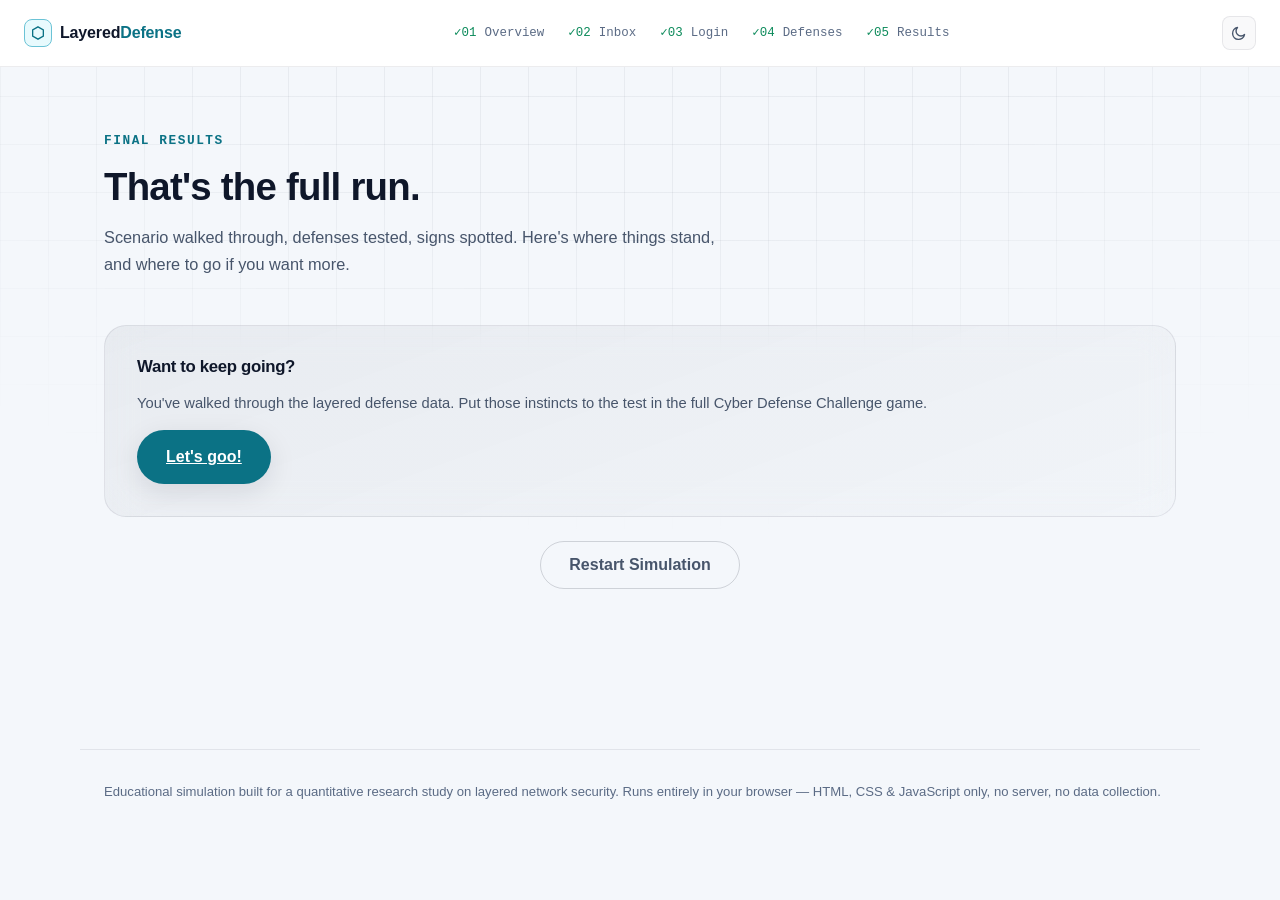
<file: final-results.html>
<!DOCTYPE html>
<html lang="en">
  <head>
    <meta charset="UTF-8" />
    <meta name="viewport" content="width=device-width, initial-scale=1.0" />
    <title>Final Results &mdash; Layered Defense Simulation</title>
    <meta
      name="description"
      content="You've completed the simulation. Here's a wrap-up, and where to go next."
    />
    <link rel="stylesheet" href="css/style.css" />

    <!-- Runs before anything below paints, so the page never
         flashes the wrong theme — see theme-init.js for why this
         has no defer/async attribute. -->
    <script src="js/theme-init.js"></script>
  </head>
  <body>
    <div class="bg-grid" aria-hidden="true"></div>

    <header class="topbar">
      <div class="topbar__brand">
        <span class="brand-mark" aria-hidden="true"><svg width="14" height="14" viewBox="0 0 16 16" focusable="false"><polygon points="8,1 14.1,4.5 14.1,11.5 8,15 1.9,11.5 1.9,4.5" fill="none" stroke="currentColor" stroke-width="1.5" /></svg></span>
        <span class="brand-name"
          >Layered<span class="brand-name-accent">Defense</span></span
        >
      </div>
      <nav class="topbar__progress" aria-label="Simulation progress">
        <span class="step step--done">
          <span class="step__index">01</span>
          <span class="step__label">Overview</span>
        </span>
        <span class="step step--done">
          <span class="step__index">02</span>
          <span class="step__label" id="step-label-inbox">Inbox</span>
        </span>
        <span class="step step--done">
          <span class="step__index">03</span>
          <span class="step__label">Login</span>
        </span>
        <span class="step step--done">
          <span class="step__index">04</span>
          <span class="step__label">Defenses</span>
        </span>
        <span class="step step--done">
          <span class="step__index">05</span>
          <span class="step__label">Results</span>
        </span>
      </nav>

      <button
        type="button"
        id="theme-toggle"
        class="theme-toggle"
        aria-label="Switch to light mode"
      >
        <svg class="icon-sun" width="16" height="16" viewBox="0 0 16 16" aria-hidden="true">
          <circle cx="8" cy="8" r="3.2" fill="none" stroke="currentColor" stroke-width="1.4" />
          <g stroke="currentColor" stroke-width="1.4" stroke-linecap="round">
            <line x1="8" y1="0.5" x2="8" y2="2.3" />
            <line x1="8" y1="13.7" x2="8" y2="15.5" />
            <line x1="0.5" y1="8" x2="2.3" y2="8" />
            <line x1="13.7" y1="8" x2="15.5" y2="8" />
            <line x1="2.6" y1="2.6" x2="3.9" y2="3.9" />
            <line x1="12.1" y1="12.1" x2="13.4" y2="13.4" />
            <line x1="2.6" y1="13.4" x2="3.9" y2="12.1" />
            <line x1="12.1" y1="3.9" x2="13.4" y2="2.6" />
          </g>
        </svg>
        <svg class="icon-moon" width="16" height="16" viewBox="0 0 16 16" aria-hidden="true">
          <path
            d="M13.5 9.5A6 6 0 1 1 6.5 2.5 4.8 4.8 0 0 0 13.5 9.5Z"
            fill="none"
            stroke="currentColor"
            stroke-width="1.4"
            stroke-linejoin="round"
          />
        </svg>
      </button>
    </header>

    <main class="page-main">
      <section class="page-intro">
        <p class="eyebrow">Final Results</p>
        <h1 class="page-title">That's the full run.</h1>
        <p class="page-lede">
          Scenario walked through, defenses tested, signs spotted. Here's
          where things stand, and where to go if you want more.
        </p>
      </section>

      <!-- Shown only if a mini-game round was just played (checked via
           sessionStorage in final-results.js) — hidden entirely for
           anyone who skipped straight here from Security Results. -->
      <section id="minigame-recap-section" class="results-section" hidden>
        <div class="results-card glass">
          <h2>Inbox Blitz Recap</h2>
          <p class="results-card__note" id="minigame-recap-line"></p>
        </div>
      </section>

      <!-- ============================================================
           BONUS: FULL GAME LINK
           If you're using this simulation as part of a study, this is
           also a natural place for a post-test / feedback form link
           instead of (or alongside) the game below.

           TO ADD YOUR GOOGLE FORM: replace the href on the game link,
           or add a second card here the same shape as this one.
           ============================================================ -->
      <section class="results-section">
        <div class="results-card glass survey-card">
          <h2>Want to keep going?</h2>
          <p class="results-card__note">
            You've walked through the layered defense data. Put those
            instincts to the test in the full Cyber Defense Challenge game.
          </p>
          <a
            href="PASTE_YOUR_GOOGLE_FORM_LINK_HERE"
            target="_blank"
            rel="noopener noreferrer"
            class="btn btn--primary"
          >
            Let's goo!
          </a>
        </div>
      </section>

      <div class="results-restart">
        <button type="button" id="restart-btn" class="btn btn--secondary">
          Restart Simulation
        </button>
      </div>
    </main>

    <footer class="site-footer">
      <p>
        Educational simulation built for a quantitative research study on
        layered network security. Runs entirely in your browser &mdash; HTML,
        CSS &amp; JavaScript only, no server, no data collection.
      </p>
    </footer>

    <!-- state.js first (resetState/escapeHtml), then final-results.js. -->
    <script src="js/theme.js"></script>
    <script src="js/state.js"></script>
    <script src="js/final-results.js"></script>
  </body>
</html>
</file>
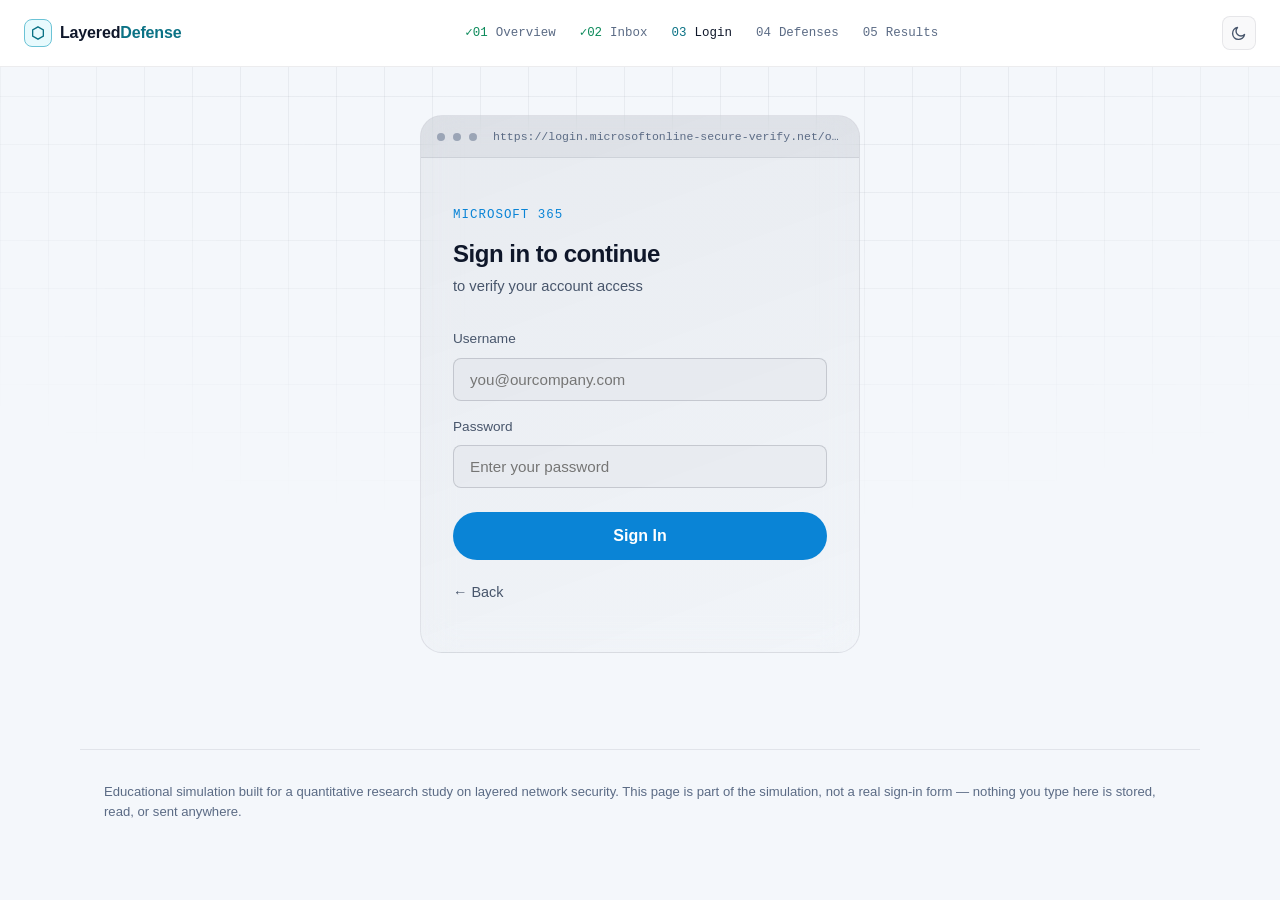
<file: login.html>
<!DOCTYPE html>
<html lang="en">
  <head>
    <meta charset="UTF-8" />
    <meta name="viewport" content="width=device-width, initial-scale=1.0" />
    <title>Sign In &mdash; Layered Defense Simulation</title>
    <meta
      name="description"
      content="A simulated fake login page. Nothing typed here is stored, read, or sent anywhere."
    />
    <link rel="stylesheet" href="css/style.css" />

    <!-- Runs before anything below paints, so the page never
         flashes the wrong theme — see theme-init.js for why this
         has no defer/async attribute. -->
    <script src="js/theme-init.js"></script>
  </head>
  <body>
    <div class="bg-grid" aria-hidden="true"></div>

    <header class="topbar">
      <div class="topbar__brand">
        <span class="brand-mark" aria-hidden="true"><svg width="14" height="14" viewBox="0 0 16 16" focusable="false"><polygon points="8,1 14.1,4.5 14.1,11.5 8,15 1.9,11.5 1.9,4.5" fill="none" stroke="currentColor" stroke-width="1.5" /></svg></span>
        <span class="brand-name"
          >Layered<span class="brand-name-accent">Defense</span></span
        >
      </div>
      <nav class="topbar__progress" aria-label="Simulation progress">
        <span class="step step--done">
          <span class="step__index">01</span>
          <span class="step__label">Overview</span>
        </span>
        <span class="step step--done">
          <span class="step__index">02</span>
          <span class="step__label" id="step-label-inbox">Inbox</span>
        </span>
        <span class="step step--current">
          <span class="step__index">03</span>
          <span class="step__label">Login</span>
        </span>
        <span class="step">
          <span class="step__index">04</span>
          <span class="step__label">Defenses</span>
        </span>
        <span class="step">
          <span class="step__index">05</span>
          <span class="step__label">Results</span>
        </span>
      </nav>

      <button
        type="button"
        id="theme-toggle"
        class="theme-toggle"
        aria-label="Switch to light mode"
      >
        <svg class="icon-sun" width="16" height="16" viewBox="0 0 16 16" aria-hidden="true">
          <circle cx="8" cy="8" r="3.2" fill="none" stroke="currentColor" stroke-width="1.4" />
          <g stroke="currentColor" stroke-width="1.4" stroke-linecap="round">
            <line x1="8" y1="0.5" x2="8" y2="2.3" />
            <line x1="8" y1="13.7" x2="8" y2="15.5" />
            <line x1="0.5" y1="8" x2="2.3" y2="8" />
            <line x1="13.7" y1="8" x2="15.5" y2="8" />
            <line x1="2.6" y1="2.6" x2="3.9" y2="3.9" />
            <line x1="12.1" y1="12.1" x2="13.4" y2="13.4" />
            <line x1="2.6" y1="13.4" x2="3.9" y2="12.1" />
            <line x1="12.1" y1="3.9" x2="13.4" y2="2.6" />
          </g>
        </svg>
        <svg class="icon-moon" width="16" height="16" viewBox="0 0 16 16" aria-hidden="true">
          <path
            d="M13.5 9.5A6 6 0 1 1 6.5 2.5 4.8 4.8 0 0 0 13.5 9.5Z"
            fill="none"
            stroke="currentColor"
            stroke-width="1.4"
            stroke-linejoin="round"
          />
        </svg>
      </button>
    </header>

    <main class="page-main login-main">
      <!-- A small simulated browser window. Its address bar shows the
           SAME lookalike URL introduced on the inbox page, so a
           participant who checks it here can still catch the
           mismatch — this page never explicitly points it out. -->
      <div class="fake-browser glass">
        <div class="fake-browser__bar" aria-hidden="true">
          <span class="fake-browser__dot"></span>
          <span class="fake-browser__dot"></span>
          <span class="fake-browser__dot"></span>
          <span class="fake-browser__url" id="fake-url"></span>
        </div>

        <div class="login-card" id="login-card">
          <p class="login-card__brand" id="login-brand">Microsoft 365</p>
          <h1 class="login-card__title" id="login-title">Sign in to continue</h1>
          <p class="login-card__subtitle" id="login-subtitle">to verify your account access</p>

          <!-- novalidate: this is a simulation, so we don't want the
               browser's own "please fill this field" validation to
               get in the way of the exercise. -->
          <form id="fake-login-form" novalidate>
            <label class="field">
              <span class="field__label">Username</span>
              <input
                type="text"
                id="username"
                name="username"
                autocomplete="off"
                placeholder="you@ourcompany.com"
                required
              />
            </label>
            <label class="field">
              <span class="field__label">Password</span>
              <input
                type="password"
                id="password"
                name="password"
                autocomplete="off"
                placeholder="Enter your password"
                required
              />
            </label>

            <!-- Hidden by default. login.js shows this (and turns the
                 empty field's border red) if Sign In is pressed while
                 Username or Password is still blank. aria-live means a
                 screen reader announces it the moment it appears. -->
            <p id="login-error" class="field-error" role="alert" aria-live="polite" hidden>
              Please fill in both fields before continuing.
            </p>

            <button type="submit" class="btn btn--primary btn--full">
              Sign In
            </button>
          </form>

          <button type="button" id="back-btn" class="btn-back">
            &larr; Back
          </button>
        </div>
      </div>
    </main>

    <footer class="site-footer">
      <p>
        Educational simulation built for a quantitative research study on
        layered network security. This page is part of the simulation, not a
        real sign-in form &mdash; nothing you type here is stored, read, or
        sent anywhere.
      </p>
    </footer>

    <!-- state.js first (defines setState + PHISHING_REAL_URL), then login.js. -->
    <script src="js/theme.js"></script>
    <script src="js/state.js"></script>
    <script src="js/login.js"></script>
  </body>
</html>
</file>
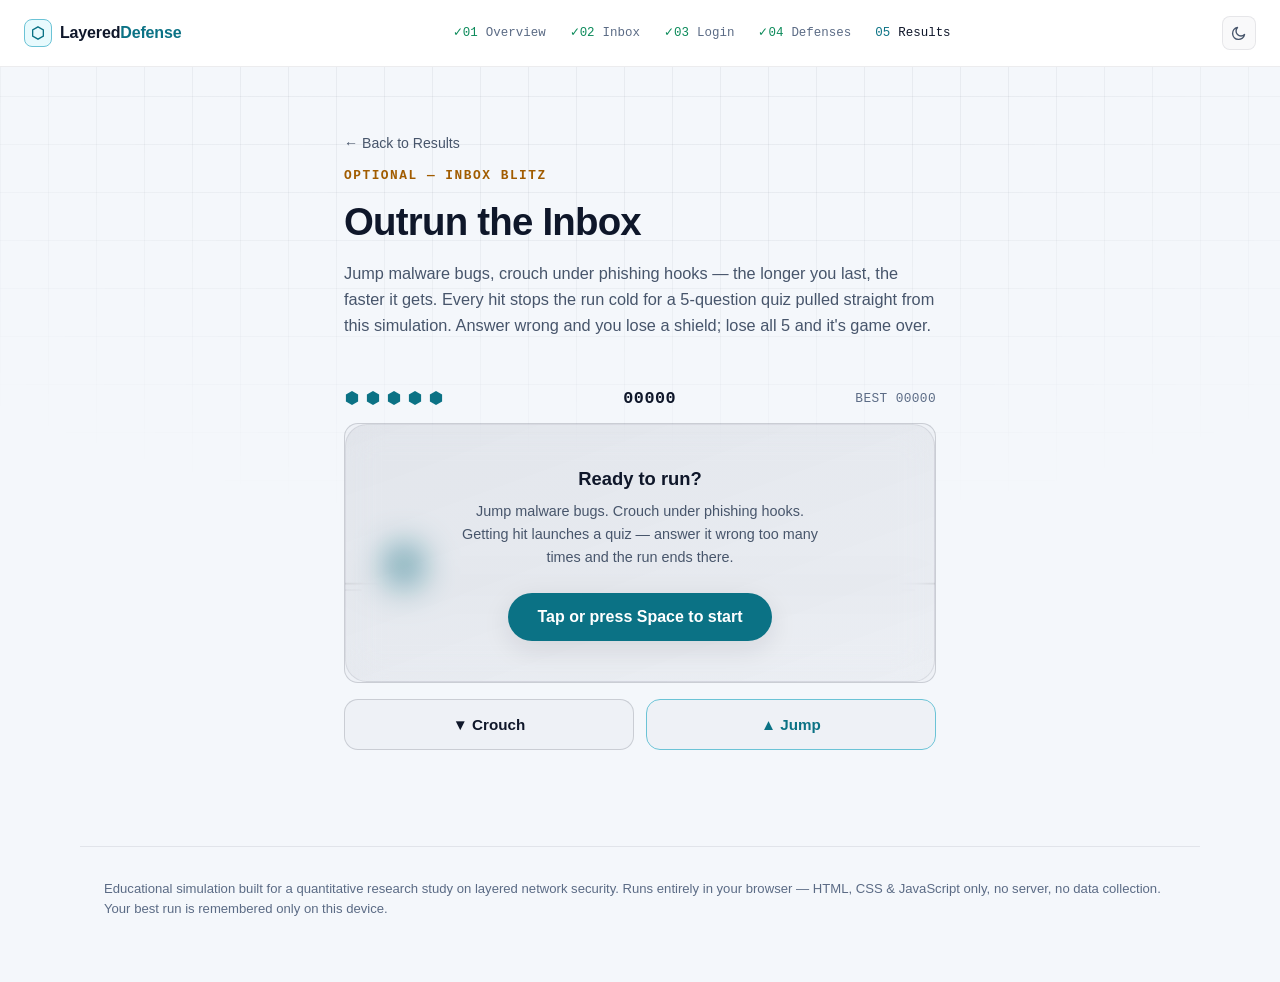
<file: minigame.html>
<!DOCTYPE html>
<html lang="en">
  <head>
    <meta charset="UTF-8" />
    <meta name="viewport" content="width=device-width, initial-scale=1.0" />
    <title>Outrun the Inbox &mdash; Layered Defense Simulation</title>
    <meta
      name="description"
      content="An endless runner: dodge malware bugs and phishing hooks. Get hit, and a quiz pulled from the simulation stands between you and the next stretch."
    />
    <link rel="stylesheet" href="css/style.css" />

    <!-- Runs before anything below paints, so the page never
         flashes the wrong theme — see theme-init.js for why this
         has no defer/async attribute. -->
    <script src="js/theme-init.js"></script>
  </head>
  <body>
    <div class="bg-grid" aria-hidden="true"></div>

    <header class="topbar">
      <div class="topbar__brand">
        <span class="brand-mark" aria-hidden="true"><svg width="14" height="14" viewBox="0 0 16 16" focusable="false"><polygon points="8,1 14.1,4.5 14.1,11.5 8,15 1.9,11.5 1.9,4.5" fill="none" stroke="currentColor" stroke-width="1.5" /></svg></span>
        <span class="brand-name"
          >Layered<span class="brand-name-accent">Defense</span></span
        >
      </div>
      <nav class="topbar__progress" aria-label="Simulation progress">
        <span class="step step--done">
          <span class="step__index">01</span>
          <span class="step__label">Overview</span>
        </span>
        <span class="step step--done">
          <span class="step__index">02</span>
          <span class="step__label" id="step-label-inbox">Inbox</span>
        </span>
        <span class="step step--done">
          <span class="step__index">03</span>
          <span class="step__label">Login</span>
        </span>
        <span class="step step--done">
          <span class="step__index">04</span>
          <span class="step__label">Defenses</span>
        </span>
        <span class="step step--current">
          <span class="step__index">05</span>
          <span class="step__label">Results</span>
        </span>
      </nav>

      <button
        type="button"
        id="theme-toggle"
        class="theme-toggle"
        aria-label="Switch to light mode"
      >
        <svg class="icon-sun" width="16" height="16" viewBox="0 0 16 16" aria-hidden="true">
          <circle cx="8" cy="8" r="3.2" fill="none" stroke="currentColor" stroke-width="1.4" />
          <g stroke="currentColor" stroke-width="1.4" stroke-linecap="round">
            <line x1="8" y1="0.5" x2="8" y2="2.3" />
            <line x1="8" y1="13.7" x2="8" y2="15.5" />
            <line x1="0.5" y1="8" x2="2.3" y2="8" />
            <line x1="13.7" y1="8" x2="15.5" y2="8" />
            <line x1="2.6" y1="2.6" x2="3.9" y2="3.9" />
            <line x1="12.1" y1="12.1" x2="13.4" y2="13.4" />
            <line x1="2.6" y1="13.4" x2="3.9" y2="12.1" />
            <line x1="12.1" y1="3.9" x2="13.4" y2="2.6" />
          </g>
        </svg>
        <svg class="icon-moon" width="16" height="16" viewBox="0 0 16 16" aria-hidden="true">
          <path
            d="M13.5 9.5A6 6 0 1 1 6.5 2.5 4.8 4.8 0 0 0 13.5 9.5Z"
            fill="none"
            stroke="currentColor"
            stroke-width="1.4"
            stroke-linejoin="round"
          />
        </svg>
      </button>
    </header>

    <main class="page-main minigame-main">
      <section class="page-intro">
        <a href="results.html" class="minigame-exit">&larr; Back to Results</a>
        <p class="eyebrow minigame-eyebrow">Optional &mdash; Inbox Blitz</p>
        <h1 class="page-title">Outrun the Inbox</h1>
        <p class="page-lede">
          Jump malware bugs, crouch under phishing hooks &mdash; the longer
          you last, the faster it gets. Every hit stops the run cold for a
          5-question quiz pulled straight from this simulation. Answer
          wrong and you lose a shield; lose all 5 and it's game over.
        </p>
      </section>

      <!-- GAME VIEW: shown by default; minigame.js swaps to the
           results view once shields hit zero. -->
      <section id="dino-game">
        <div class="dino-hud">
          <div class="dino-hud__shields" id="shield-row" aria-label="Shields remaining"></div>
          <span class="dino-hud__score" id="score-counter">00000</span>
          <span class="dino-hud__best" id="best-counter">BEST 00000</span>
        </div>

        <div class="dino-stage" id="dino-stage">
          <canvas
            id="dino-canvas"
            width="640"
            height="220"
            role="img"
            aria-label="Runner game area. Use the buttons below, or Space to jump and the down arrow to crouch."
          ></canvas>

          <!-- START OVERLAY -->
          <div class="dino-overlay glass" id="start-overlay">
            <p class="dino-overlay__title">Ready to run?</p>
            <p class="dino-overlay__note">
              Jump malware bugs. Crouch under phishing hooks. Getting hit
              launches a quiz &mdash; answer it wrong too many times and
              the run ends there.
            </p>
            <button type="button" class="btn btn--primary" id="start-btn">
              Tap or press Space to start
            </button>
          </div>

          <!-- QUIZ OVERLAY: filled in by minigame.js on every hit -->
          <div class="dino-overlay quiz-overlay glass" id="quiz-overlay" hidden>
            <div class="quiz-overlay__head">
              <span id="quiz-progress">Question 1 of 5</span>
              <span id="quiz-hitbadge">Hit 1</span>
            </div>
            <div class="minigame-timer">
              <div id="quiz-timer-bar" class="minigame-timer__bar"></div>
            </div>
            <p class="quiz-question" id="quiz-question"></p>
            <div class="quiz-choices" id="quiz-choices">
              <button type="button" class="btn quiz-choice-btn" data-choice="0"></button>
              <button type="button" class="btn quiz-choice-btn" data-choice="1"></button>
              <button type="button" class="btn quiz-choice-btn" data-choice="2"></button>
              <button type="button" class="btn quiz-choice-btn" data-choice="3"></button>
            </div>
            <p class="quiz-feedback" id="quiz-feedback" aria-live="polite"></p>
          </div>
        </div>

        <div class="dino-controls" id="dino-controls">
          <button type="button" class="btn dino-btn" id="btn-crouch">
            &#9660; Crouch
          </button>
          <button type="button" class="btn dino-btn dino-btn--primary" id="btn-jump">
            &#9650; Jump
          </button>
        </div>
      </section>

      <!-- RESULTS VIEW: hidden until shields hit zero. -->
      <section id="dino-results" class="minigame-end" hidden>
        <div class="results-card glass">
          <p class="minigame-eyebrow">Run Complete</p>
          <p class="minigame-end__score" id="final-distance">0 m</p>
          <p class="results-card__note" id="final-summary"></p>
          <p class="results-card__note" id="high-score-line"></p>

          <div id="missed-recap" class="minigame-recap">
            <!-- Filled in by minigame.js -->
          </div>

          <div class="minigame-end__actions">
            <button type="button" id="play-again-btn" class="btn btn--secondary">
              Play Again
            </button>
            <a href="final-results.html" class="btn btn--primary">
              Continue to Final Results
            </a>
          </div>
        </div>
      </section>
    </main>

    <footer class="site-footer">
      <p>
        Educational simulation built for a quantitative research study on
        layered network security. Runs entirely in your browser &mdash; HTML,
        CSS &amp; JavaScript only, no server, no data collection. Your best
        run is remembered only on this device.
      </p>
    </footer>

    <!-- state.js first (escapeHtml + shared helpers), then
         minigame-data.js (the quiz bank), then minigame.js
         (the runner + quiz engine itself). -->
    <script src="js/theme.js"></script>
    <script src="js/state.js"></script>
    <script src="js/minigame-data.js"></script>
    <script src="js/minigame.js"></script>
  </body>
</html>
</file>
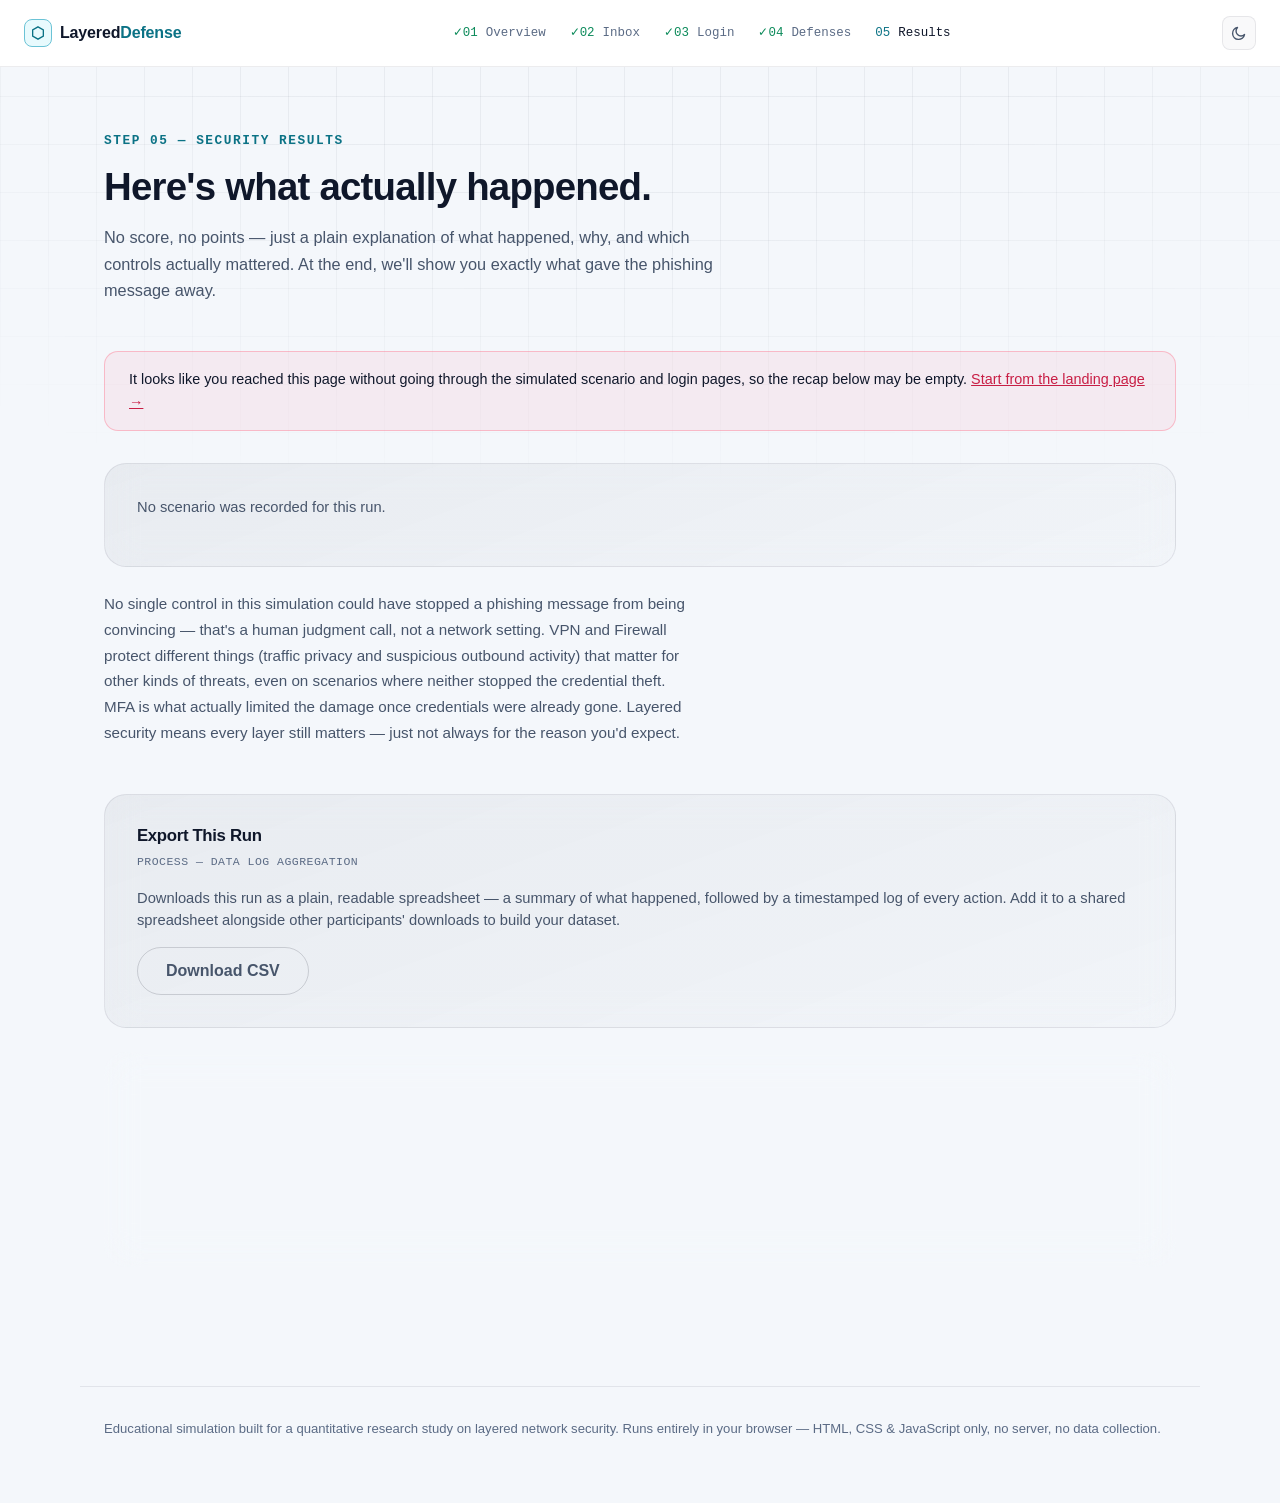
<file: results.html>
<!DOCTYPE html>
<html lang="en">
  <head>
    <meta charset="UTF-8" />
    <meta name="viewport" content="width=device-width, initial-scale=1.0" />
    <title>Results &mdash; Layered Defense Simulation</title>
    <meta
      name="description"
      content="A plain-language explanation of what happened in the simulation, plus the phishing warning signs revealed."
    />
    <link rel="stylesheet" href="css/style.css" />

    <!-- Runs before anything below paints, so the page never
         flashes the wrong theme — see theme-init.js for why this
         has no defer/async attribute. -->
    <script src="js/theme-init.js"></script>
  </head>
  <body>
    <div class="bg-grid" aria-hidden="true"></div>

    <header class="topbar">
      <div class="topbar__brand">
        <span class="brand-mark" aria-hidden="true"><svg width="14" height="14" viewBox="0 0 16 16" focusable="false"><polygon points="8,1 14.1,4.5 14.1,11.5 8,15 1.9,11.5 1.9,4.5" fill="none" stroke="currentColor" stroke-width="1.5" /></svg></span>
        <span class="brand-name"
          >Layered<span class="brand-name-accent">Defense</span></span
        >
      </div>
      <nav class="topbar__progress" aria-label="Simulation progress">
        <span class="step step--done">
          <span class="step__index">01</span>
          <span class="step__label">Overview</span>
        </span>
        <span class="step step--done">
          <span class="step__index">02</span>
          <span class="step__label" id="step-label-inbox">Inbox</span>
        </span>
        <span class="step step--done">
          <span class="step__index">03</span>
          <span class="step__label">Login</span>
        </span>
        <span class="step step--done">
          <span class="step__index">04</span>
          <span class="step__label">Defenses</span>
        </span>
        <span class="step step--current">
          <span class="step__index">05</span>
          <span class="step__label">Results</span>
        </span>
      </nav>

      <button
        type="button"
        id="theme-toggle"
        class="theme-toggle"
        aria-label="Switch to light mode"
      >
        <svg class="icon-sun" width="16" height="16" viewBox="0 0 16 16" aria-hidden="true">
          <circle cx="8" cy="8" r="3.2" fill="none" stroke="currentColor" stroke-width="1.4" />
          <g stroke="currentColor" stroke-width="1.4" stroke-linecap="round">
            <line x1="8" y1="0.5" x2="8" y2="2.3" />
            <line x1="8" y1="13.7" x2="8" y2="15.5" />
            <line x1="0.5" y1="8" x2="2.3" y2="8" />
            <line x1="13.7" y1="8" x2="15.5" y2="8" />
            <line x1="2.6" y1="2.6" x2="3.9" y2="3.9" />
            <line x1="12.1" y1="12.1" x2="13.4" y2="13.4" />
            <line x1="2.6" y1="13.4" x2="3.9" y2="12.1" />
            <line x1="12.1" y1="3.9" x2="13.4" y2="2.6" />
          </g>
        </svg>
        <svg class="icon-moon" width="16" height="16" viewBox="0 0 16 16" aria-hidden="true">
          <path
            d="M13.5 9.5A6 6 0 1 1 6.5 2.5 4.8 4.8 0 0 0 13.5 9.5Z"
            fill="none"
            stroke="currentColor"
            stroke-width="1.4"
            stroke-linejoin="round"
          />
        </svg>
      </button>
    </header>

    <main class="page-main">
      <section class="page-intro">
        <p class="eyebrow">Step 05 &mdash; Security Results</p>
        <h1 class="page-title">Here's what actually happened.</h1>
        <p class="page-lede">
          No score, no points &mdash; just a plain explanation of what
          happened, why, and which controls actually mattered. At the end,
          we'll show you exactly what gave the phishing message away.
        </p>
      </section>

      <div id="early-arrival-notice" class="notice" hidden>
        <p>
          It looks like you reached this page without going through the
          simulated scenario and login pages, so the recap below may be empty.
          <a href="index.html">Start from the landing page &rarr;</a>
        </p>
      </div>

      <!-- The report card for the scenario the participant chose,
           built entirely by results.js from state.run — see
           renderScenarioReport() in that file. -->
      <div id="scenario-reports">
        <!-- Filled in by results.js -->
      </div>

      <p class="takeaway">
        No single control in this simulation could have stopped a phishing
        message from being convincing &mdash; that's a human judgment call,
        not a network setting. VPN and Firewall protect different things
        (traffic privacy and suspicious outbound activity) that matter for
        other kinds of threats, even on scenarios where neither stopped the
        credential theft. MFA is what actually limited the damage once
        credentials were already gone. Layered security means every layer
        still matters &mdash; just not always for the reason you'd expect.
      </p>

      <section class="results-section">
        <div class="results-card glass">
          <h2>Export This Run</h2>
          <p id="metric-tag-eventLogExport" class="metric-tag">Process &mdash; Data Log Aggregation</p>
          <p class="results-card__note">
            Downloads this run as a plain, readable spreadsheet &mdash; a
            summary of what happened, followed by a timestamped log of every
            action. Add it to a shared spreadsheet alongside other
            participants' downloads to build your dataset.
          </p>
          <button type="button" id="export-csv-btn" class="btn btn--secondary">
            Download CSV
          </button>
        </div>
      </section>

      <!-- ============================================================
           CONTINUE ON
           Security Results (this page) leads to an OPTIONAL mini-game
           and then Final Results — see minigame.html and
           final-results.html. Skipping the game goes straight there;
           it isn't required to reach the end of the simulation.
           ============================================================ -->
      <section class="results-section">
        <div class="results-card glass survey-card">
          <h2>One more thing, if you're up for it.</h2>
          <p class="results-card__note">
            To test if you actually learned, try Inbox Blitz: Jump malware bugs, crouch under phishing hooks — the longer you last, the faster it gets. Every hit stops the run cold for a 5-question quiz pulled straight from this simulation. Answer wrong and you lose a shield; lose all 5 and it's game over..
          </p>
          <div class="results-continue-actions">
            <a href="minigame.html" class="btn btn--primary">
              Play Inbox Blitz
            </a>
            <a href="final-results.html" class="btn btn--secondary">
              Skip to Final Results
            </a>
          </div>
        </div>
      </section>
    </main>

    <footer class="site-footer">
      <p>
        Educational simulation built for a quantitative research study on
        layered network security. Runs entirely in your browser &mdash; HTML,
        CSS &amp; JavaScript only, no server, no data collection.
      </p>
    </footer>

    <!-- Load order matters: state.js (getState/resetState/escapeHtml),
         then scoring.js (CONTROLS/getOutcome), then results.js. -->
    <script src="js/theme.js"></script>
    <script src="js/state.js"></script>
    <script src="js/scoring.js"></script>
    <script src="js/results.js"></script>
  </body>
</html>
</file>
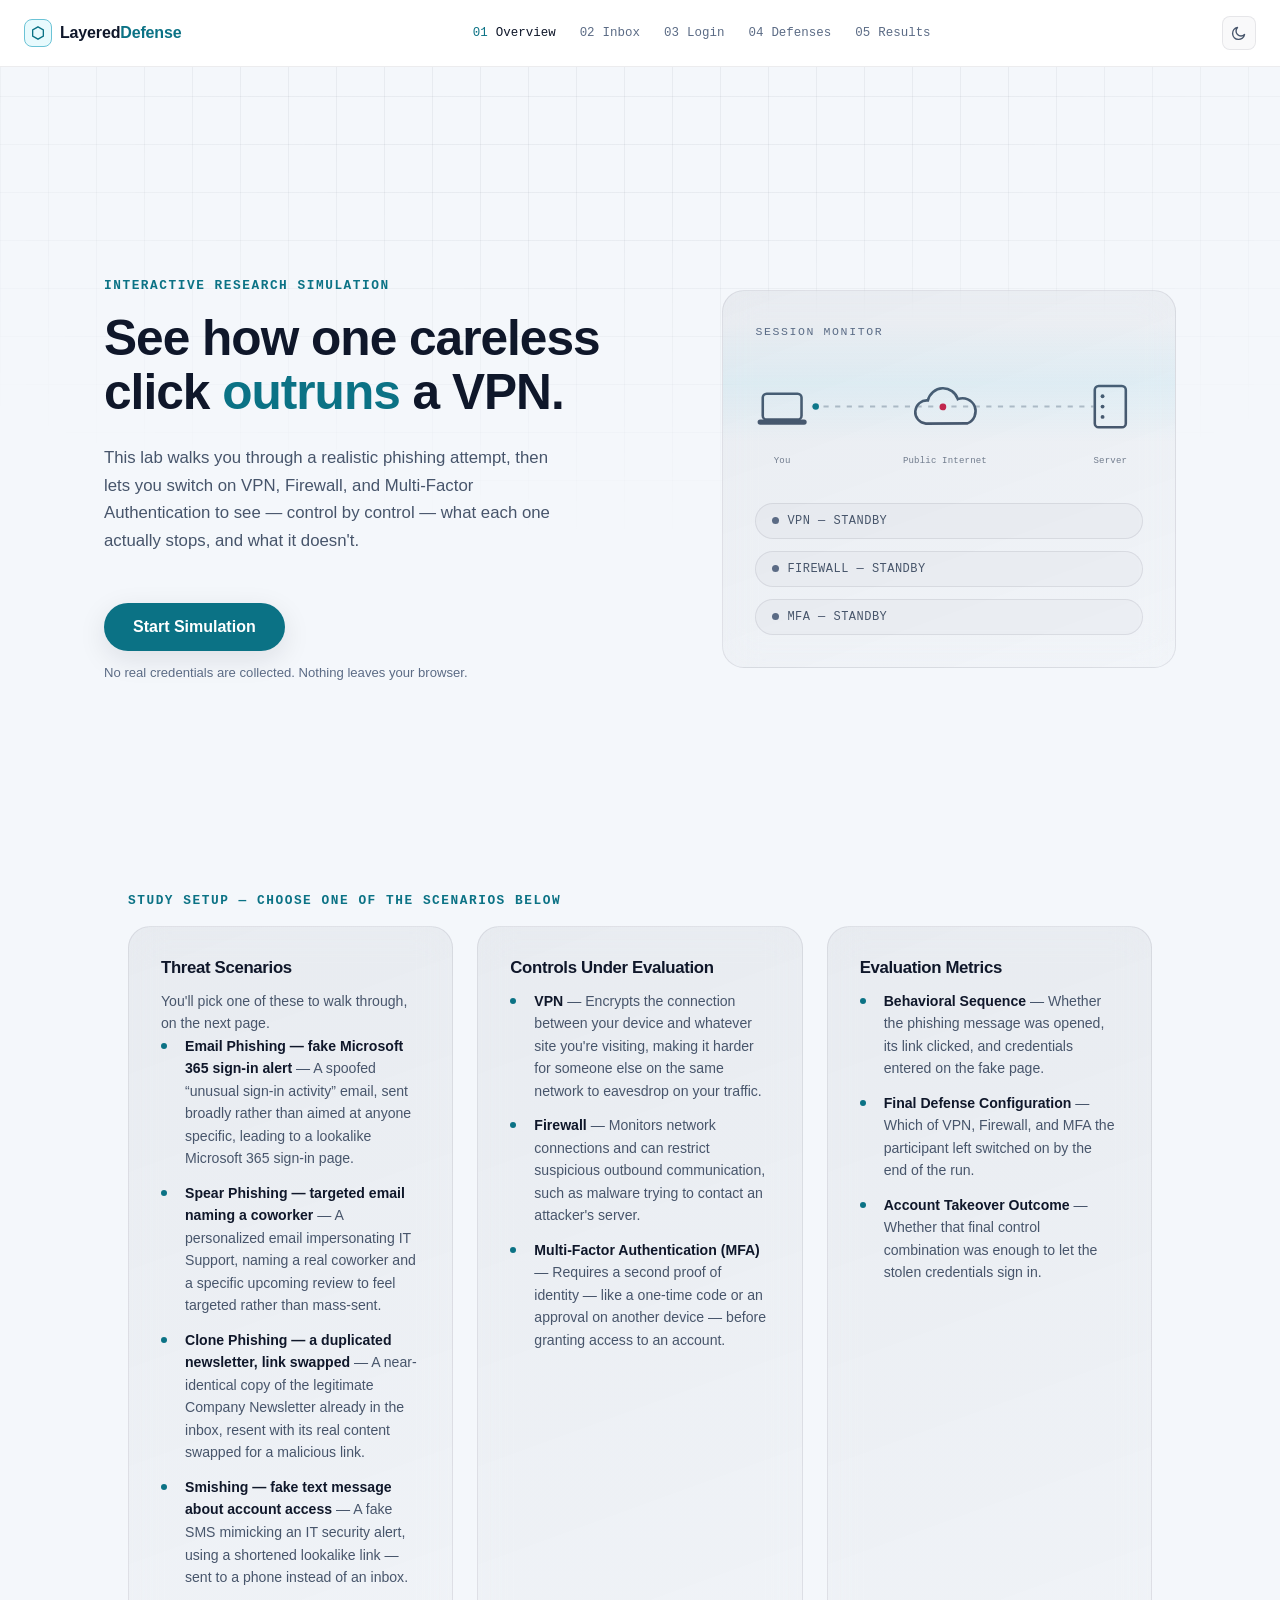
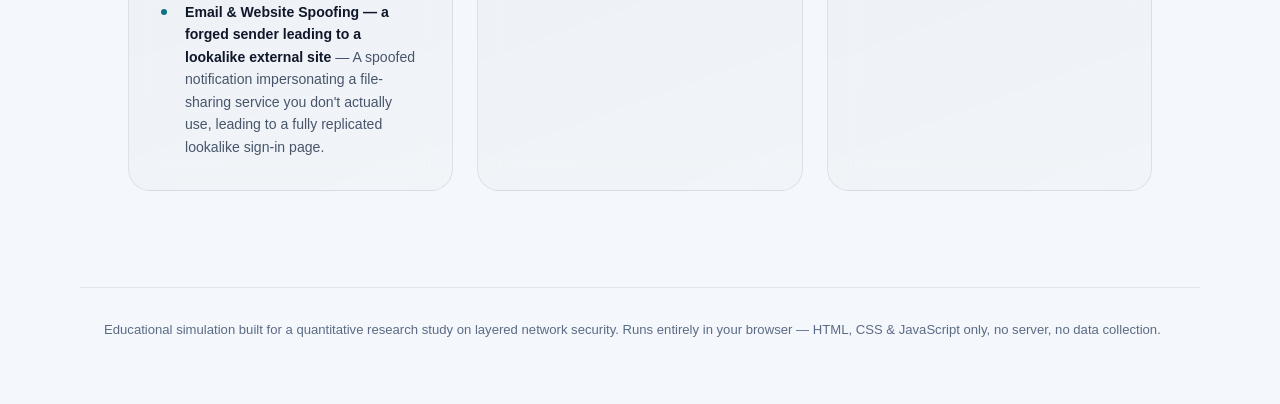
<file: sms.html>
<!DOCTYPE html>
<html lang="en">
  <head>
    <meta charset="UTF-8" />
    <meta name="viewport" content="width=device-width, initial-scale=1.0" />
    <title>Messages &mdash; Layered Defense Simulation</title>
    <meta
      name="description"
      content="A simulated text message inbox. One thread isn't what it claims to be — can you spot it before you tap the link?"
    />
    <link rel="stylesheet" href="css/style.css" />

    <!-- Runs before anything below paints, so the page never
         flashes the wrong theme — see theme-init.js for why this
         has no defer/async attribute. -->
    <script src="js/theme-init.js"></script>
  </head>
  <body>
    <div class="bg-grid" aria-hidden="true"></div>

    <header class="topbar">
      <div class="topbar__brand">
        <span class="brand-mark" aria-hidden="true"><svg width="14" height="14" viewBox="0 0 16 16" focusable="false"><polygon points="8,1 14.1,4.5 14.1,11.5 8,15 1.9,11.5 1.9,4.5" fill="none" stroke="currentColor" stroke-width="1.5" /></svg></span>
        <span class="brand-name"
          >Layered<span class="brand-name-accent">Defense</span></span
        >
      </div>
      <nav class="topbar__progress" aria-label="Simulation progress">
        <span class="step step--done">
          <span class="step__index">01</span>
          <span class="step__label">Overview</span>
        </span>
        <span class="step step--current">
          <span class="step__index">02</span>
          <span class="step__label" id="step-label-inbox">Texts</span>
        </span>
        <span class="step">
          <span class="step__index">03</span>
          <span class="step__label">Login</span>
        </span>
        <span class="step">
          <span class="step__index">04</span>
          <span class="step__label">Defenses</span>
        </span>
        <span class="step">
          <span class="step__index">05</span>
          <span class="step__label">Results</span>
        </span>
      </nav>

      <button
        type="button"
        id="theme-toggle"
        class="theme-toggle"
        aria-label="Switch to light mode"
      >
        <svg class="icon-sun" width="16" height="16" viewBox="0 0 16 16" aria-hidden="true">
          <circle cx="8" cy="8" r="3.2" fill="none" stroke="currentColor" stroke-width="1.4" />
          <g stroke="currentColor" stroke-width="1.4" stroke-linecap="round">
            <line x1="8" y1="0.5" x2="8" y2="2.3" />
            <line x1="8" y1="13.7" x2="8" y2="15.5" />
            <line x1="0.5" y1="8" x2="2.3" y2="8" />
            <line x1="13.7" y1="8" x2="15.5" y2="8" />
            <line x1="2.6" y1="2.6" x2="3.9" y2="3.9" />
            <line x1="12.1" y1="12.1" x2="13.4" y2="13.4" />
            <line x1="2.6" y1="13.4" x2="3.9" y2="12.1" />
            <line x1="12.1" y1="3.9" x2="13.4" y2="2.6" />
          </g>
        </svg>
        <svg class="icon-moon" width="16" height="16" viewBox="0 0 16 16" aria-hidden="true">
          <path
            d="M13.5 9.5A6 6 0 1 1 6.5 2.5 4.8 4.8 0 0 0 13.5 9.5Z"
            fill="none"
            stroke="currentColor"
            stroke-width="1.4"
            stroke-linejoin="round"
          />
        </svg>
      </button>
    </header>

    <main class="page-main">
      <section class="page-intro">
        <p class="eyebrow">Step 02 &mdash; Simulated Text Messages</p>
        <h1 class="page-title">Check today's texts.</h1>
        <p class="page-lede">
          A few new messages are waiting on your phone. Read through them the
          way you would on your own device &mdash; one of them is not what it
          claims to be. This is a simulation: no real messages, links, or
          accounts are involved.
        </p>
      </section>

      <!-- LIST VIEW: the thread list itself. Shown by default. -->
      <section id="sms-list-view" aria-label="Messages">
        <ul id="sms-thread-list" class="sms-thread-list">
          <!-- Filled in by sms.js -->
        </ul>
        <div class="continue-without-clicking">
          <p class="continue-without-clicking__note">
            Not tapping anything here? That's a valid choice.
          </p>
          <button
            type="button"
            id="continue-without-clicking-btn"
            class="btn btn--secondary"
          >
            Continue without tapping
          </button>
        </div>
      </section>

      <!-- DETAIL VIEW: one opened thread. Hidden until a thread is
           tapped; sms.js toggles which of these two sections is
           visible. tabindex="-1" lets JS move keyboard focus here
           without adding it to the normal tab order. -->
      <section
        id="sms-detail-view"
        class="sms-detail glass"
        aria-label="Open conversation"
        tabindex="-1"
        hidden
      >
        <!-- Filled in by sms.js -->
      </section>
    </main>

    <footer class="site-footer">
      <p>
        Educational simulation built for a quantitative research study on
        layered network security. Runs entirely in your browser &mdash; HTML,
        CSS &amp; JavaScript only, no server, no data collection.
      </p>
    </footer>

    <!-- state.js first (sms.js calls setState/logEvent/getChosenScenario),
         then sms.js. -->
    <script src="js/theme.js"></script>
    <script src="js/state.js"></script>
    <script src="js/sms.js"></script>
  </body>
</html>
</file>
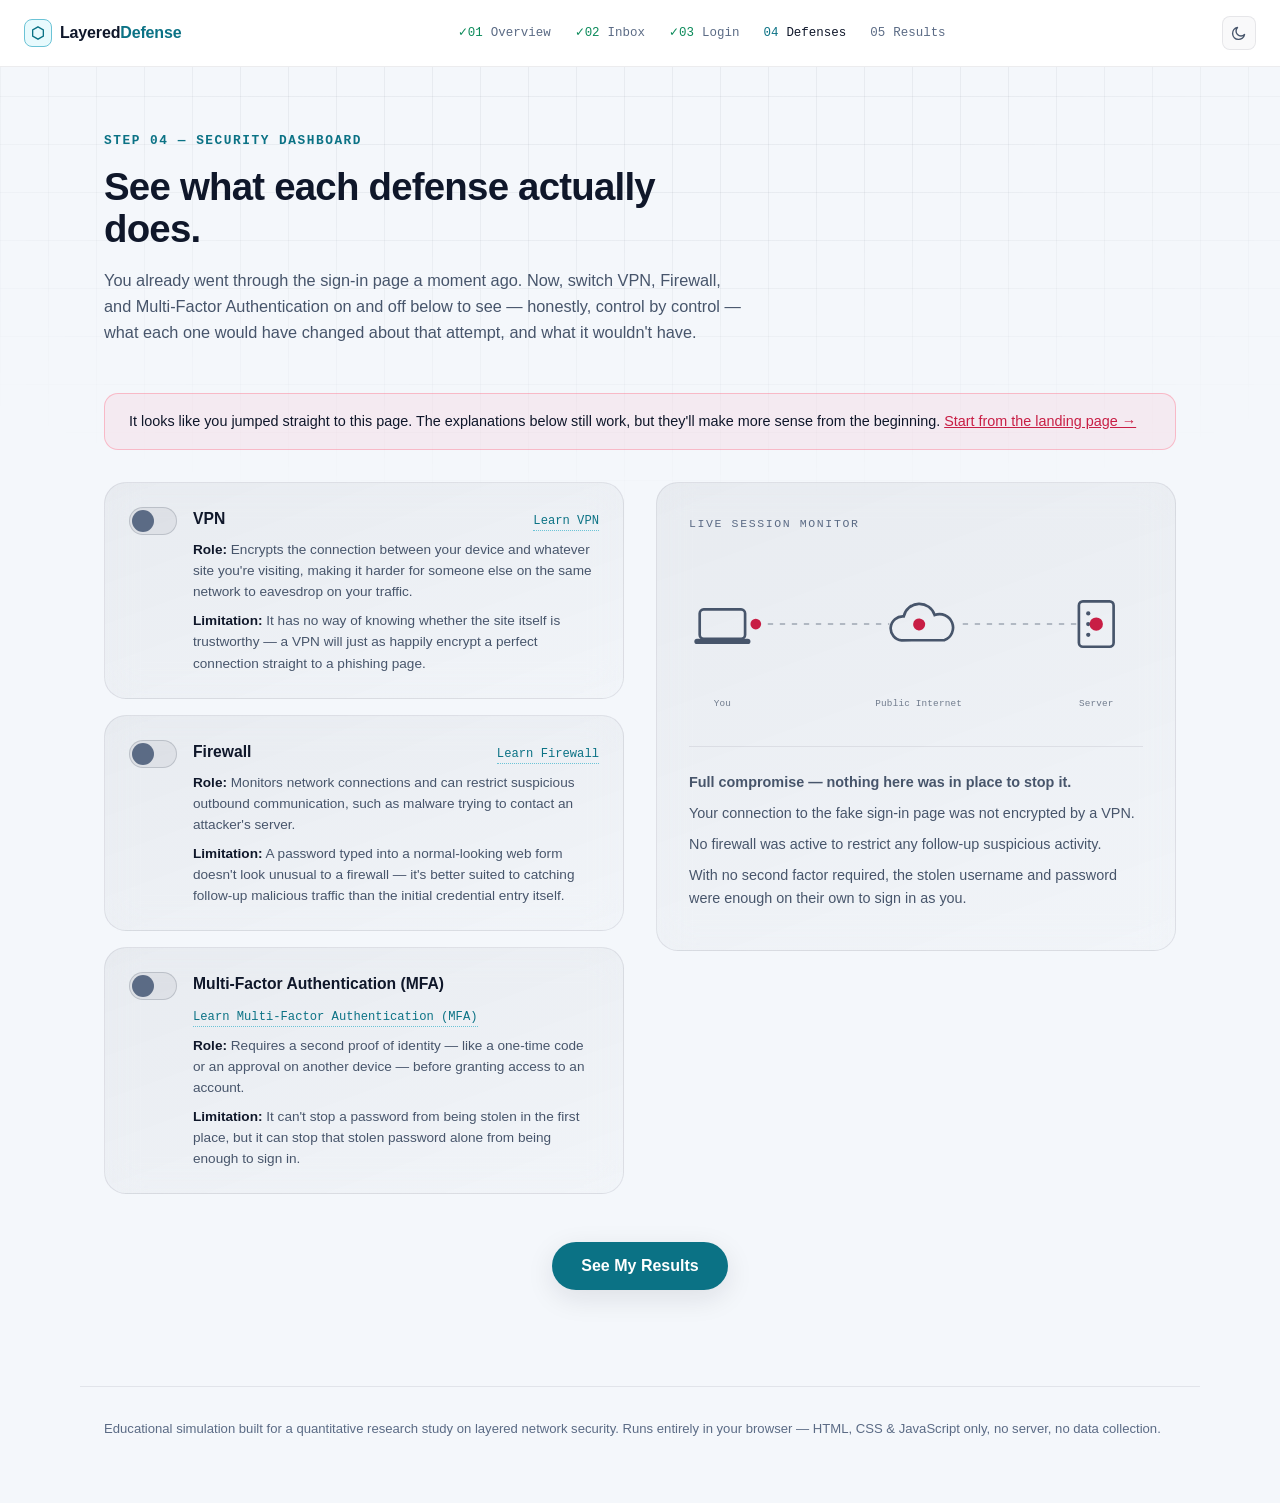
<file: tutorial.html>
<!DOCTYPE html>
<html lang="en">
  <head>
    <meta charset="UTF-8" />
    <meta name="viewport" content="width=device-width, initial-scale=1.0" />
    <title>Tutorial &mdash; Layered Defense Simulation</title>
    <meta
      name="description"
      content="A short interactive walkthrough of how one security control actually works."
    />
    <link rel="stylesheet" href="css/style.css" />

    <!-- Runs before anything below paints, so the page never
         flashes the wrong theme — see theme-init.js for why this
         has no defer/async attribute. -->
    <script src="js/theme-init.js"></script>
  </head>
  <body>
    <div class="bg-grid" aria-hidden="true"></div>

    <header class="topbar">
      <div class="topbar__brand">
        <span class="brand-mark" aria-hidden="true"><svg width="14" height="14" viewBox="0 0 16 16" focusable="false"><polygon points="8,1 14.1,4.5 14.1,11.5 8,15 1.9,11.5 1.9,4.5" fill="none" stroke="currentColor" stroke-width="1.5" /></svg></span>
        <span class="brand-name"
          >Layered<span class="brand-name-accent">Defense</span></span
        >
      </div>
      <!-- No step progress bar here on purpose: a tutorial is a
           side trip from the Dashboard, not a numbered step in the
           simulation itself — "Back to Dashboard" (below) is the
           only navigation this page needs. -->
      <a href="dashboard.html" class="tutorial-exit">&larr; Back to Dashboard</a>

      <button
        type="button"
        id="theme-toggle"
        class="theme-toggle"
        aria-label="Switch to light mode"
      >
        <svg class="icon-sun" width="16" height="16" viewBox="0 0 16 16" aria-hidden="true">
          <circle cx="8" cy="8" r="3.2" fill="none" stroke="currentColor" stroke-width="1.4" />
          <g stroke="currentColor" stroke-width="1.4" stroke-linecap="round">
            <line x1="8" y1="0.5" x2="8" y2="2.3" />
            <line x1="8" y1="13.7" x2="8" y2="15.5" />
            <line x1="0.5" y1="8" x2="2.3" y2="8" />
            <line x1="13.7" y1="8" x2="15.5" y2="8" />
            <line x1="2.6" y1="2.6" x2="3.9" y2="3.9" />
            <line x1="12.1" y1="12.1" x2="13.4" y2="13.4" />
            <line x1="2.6" y1="13.4" x2="3.9" y2="12.1" />
            <line x1="12.1" y1="3.9" x2="13.4" y2="2.6" />
          </g>
        </svg>
        <svg class="icon-moon" width="16" height="16" viewBox="0 0 16 16" aria-hidden="true">
          <path
            d="M13.5 9.5A6 6 0 1 1 6.5 2.5 4.8 4.8 0 0 0 13.5 9.5Z"
            fill="none"
            stroke="currentColor"
            stroke-width="1.4"
            stroke-linejoin="round"
          />
        </svg>
      </button>
    </header>

    <main class="page-main">
      <section class="page-intro">
        <p class="eyebrow" id="tutorial-eyebrow">Tutorial</p>
        <h1 class="page-title" id="tutorial-title">Training Module</h1>
      </section>

      <div class="tutorial-stage glass" id="tutorial-stage" aria-live="polite">
        <!-- Filled in by tutorial.js -->
      </div>

      <div class="tutorial-instructor glass">
        <span class="tutorial-instructor__badge" aria-hidden="true">CI</span>
        <div class="tutorial-instructor__bubble">
          <p class="tutorial-instructor__label">Cyber Instructor</p>
          <p id="tutorial-instructor-text" class="tutorial-instructor__text">
            <!-- Filled in by tutorial.js -->
          </p>
        </div>
      </div>

      <div class="tutorial-controls" id="tutorial-controls">
        <!-- Filled in by tutorial.js: Next button, a toggle, or an
             action button, depending on the current scene. -->
      </div>
    </main>

    <footer class="site-footer">
      <p>
        Educational simulation built for a quantitative research study on
        layered network security. Runs entirely in your browser &mdash; HTML,
        CSS &amp; JavaScript only, no server, no data collection.
      </p>
    </footer>

    <!-- state.js first (escapeHtml), then tutorials.js (the TUTORIALS
         data), then tutorial.js (the engine that plays it). -->
    <script src="js/theme.js"></script>
    <script src="js/state.js"></script>
    <script src="js/tutorials.js"></script>
    <script src="js/tutorial.js"></script>
  </body>
</html>
</file>
<file: css/style.css>
/*
  ============================================================
  style.css — Shared design system for the whole simulator
  ============================================================
  This file is loaded by EVERY page in the project, so it is
  split into two kinds of sections:

    1) DESIGN SYSTEM  — colors, type, spacing, buttons, cards,
       the top bar, chips, etc. These are reused on every page
       (email inbox, login, dashboard, results).

    2) PAGE-SPECIFIC   — styles only used on the landing page
       (the hero layout and its console/diagram graphic).
       These are clearly marked and can safely be ignored when
       building later pages, or split into their own file later
       if the project grows.

  Section list (search for these comments to jump around):
    1. Design tokens (CSS custom properties)
    2. Reset & base styles
    3. Typography
    4. Layout helpers
    5. Top bar / progress steps
    6. Buttons
    7. Glass panel component
    8. Status chips
    9. Landing page: hero layout
    10. Landing page: console + network diagram
    11. Footer
    12. Motion & accessibility
    13. Responsive breakpoints
  ============================================================
*/

/* ============================================================
   1. DESIGN TOKENS
   All colors, fonts, spacing and other repeated values live
   here as CSS custom properties ("variables"), so every page
   and every component pulls from the same palette. Changing a
   value here updates the whole site.
   ============================================================ */
:root {
  /* --- Color: backgrounds --- */
  --color-bg: #070b14; /* page background — deep navy, almost black */
  --color-bg-elevated: #0e1526; /* top bar / raised surfaces */
  --color-panel: #101a2e; /* base tint behind glass panels */
  --color-border: rgba(255, 255, 255, 0.09);
  --color-border-strong: rgba(255, 255, 255, 0.16);

  /* --- Color: accents ---
     Cyan = data / encryption. Green = safe / secure state.
     Red = threat / danger. Used sparingly and always on purpose. */
  --color-cyan: #3fd3f2;
  --color-cyan-dim: #1c8fae;
  --color-green: #3eeba6;
  --color-red: #ff5c7a;
  --color-amber: #f5a623;

  /* --- Color: text --- */
  --color-text: #eaf0fb;
  --color-text-muted: #8996b3;
  --color-text-faint: #5b6784;

  /* Text color to use ON TOP of a solid --color-cyan fill (e.g. the
     primary button). Dark text reads best on this theme's bright
     cyan; the light theme's deeper teal needs the opposite. */
  --color-on-accent: #04141a;

  /* --- Color: surfaces ---
     Small reusable tint values used by several components (the
     glass-panel gradient, chip backgrounds, input fields, the
     background grid). Named by strength rather than by component,
     since the SAME faint/medium tint shows up in several places. */
  --surface-tint: rgba(255, 255, 255, 0.03); /* faint — chips, inputs */
  --surface-tint-strong: rgba(255, 255, 255, 0.06); /* glass start, toggle bg */
  --glass-fade: rgba(255, 255, 255, 0.02); /* glass gradient's faded end */
  --grid-line: rgba(255, 255, 255, 0.035); /* faint background grid lines */
  --toolbar-tint: rgba(0, 0, 0, 0.25); /* fake browser bar strip */

  /* --- Typography ---
     System font stacks are used on purpose: they load
     instantly, need no internet connection, and keep the
     project 100% self-contained for offline / GitHub Pages use. */
  --font-sans: -apple-system, BlinkMacSystemFont, "Segoe UI", Roboto,
    "Helvetica Neue", Arial, sans-serif;
  --font-mono: ui-monospace, "SFMono-Regular", Menlo, Consolas,
    "Liberation Mono", monospace;

  /* --- Spacing scale (used for margin/padding/gap) --- */
  --space-1: 4px;
  --space-2: 8px;
  --space-3: 12px;
  --space-4: 16px;
  --space-5: 24px;
  --space-6: 32px;
  --space-7: 48px;
  --space-8: 64px;
  --space-9: 96px;

  /* --- Radius & shadow --- */
  --radius-sm: 8px;
  --radius-md: 14px;
  --radius-lg: 22px;
  --radius-pill: 999px;
  --glow-cyan: 0 0 32px rgba(63, 211, 242, 0.18);

  /* --- Layout --- */
  --content-width: 1120px;
}

/* ============================================================
   1B. LIGHT THEME OVERRIDES
   Every rule in this stylesheet is written against the tokens
   above instead of hardcoded colors, on purpose — it means a
   whole second theme is just a second set of token values, not
   a rewrite of every component. `data-theme="light"` is set on
   <html> by js/theme-init.js (before first paint, to avoid a
   flash of the wrong theme) and toggled by js/theme.js.
   ============================================================ */
:root[data-theme="light"] {
  --color-bg: #f4f7fb;
  --color-bg-elevated: #ffffff;
  --color-panel: #ffffff;
  --color-border: rgba(15, 23, 42, 0.08);
  --color-border-strong: rgba(15, 23, 42, 0.16);

  /* Deepened so text and icons keep enough contrast against a
     light background — the dark theme's brighter cyan/green/red
     would read as washed-out here. Checked against WCAG AA. */
  --color-cyan: #0b7285;
  --color-cyan-dim: #6bc3d6;
  --color-green: #0b8a5a;
  --color-red: #c81e45;
  --color-amber: #a15c00;

  --color-text: #0f172a;
  --color-text-muted: #47556b;
  --color-text-faint: #5b6b85;
  --color-on-accent: #ffffff;

  --surface-tint: rgba(15, 23, 42, 0.025);
  --surface-tint-strong: rgba(15, 23, 42, 0.05);
  --glass-fade: rgba(15, 23, 42, 0.012);
  --grid-line: rgba(15, 23, 42, 0.05);
  --toolbar-tint: rgba(15, 23, 42, 0.05);

  --glow-cyan: 0 8px 28px rgba(15, 23, 42, 0.1);
  color-scheme: light;
}


/* ============================================================
   2. RESET & BASE STYLES
   A small, modern reset — just enough to make every browser
   start from the same baseline.
   ============================================================ */
*,
*::before,
*::after {
  box-sizing: border-box;
}

html {
  color-scheme: dark;
}

body {
  margin: 0;
  min-height: 100vh;
  background: var(--color-bg);
  color: var(--color-text);
  font-family: var(--font-sans);
  line-height: 1.5;
  -webkit-font-smoothing: antialiased;
}

img,
svg {
  display: block;
  max-width: 100%;
}

a {
  color: inherit;
}

/* Subtle fixed background texture: a faint grid, evoking a
   network / systems-monitoring feel without being distracting. */
.bg-grid {
  position: fixed;
  inset: 0;
  z-index: -1;
  background-image: linear-gradient(
      to right,
      var(--grid-line) 1px,
      transparent 1px
    ),
    linear-gradient(to bottom, var(--grid-line) 1px, transparent 1px);
  background-size: 48px 48px;
  -webkit-mask-image: radial-gradient(
    ellipse 80% 60% at 50% 0%,
    #000 40%,
    transparent 100%
  );
  mask-image: radial-gradient(
    ellipse 80% 60% at 50% 0%,
    #000 40%,
    transparent 100%
  );
}

/* ============================================================
   3. TYPOGRAPHY
   ============================================================ */
h1,
h2,
h3 {
  margin: 0;
  font-weight: 800;
  letter-spacing: -0.02em;
  line-height: 1.1;
}

p {
  margin: 0;
}

/* The small, uppercase, monospace label used above headlines
   and on status readouts throughout the project — this doubles
   as the project's "data / system readout" signature style. */
.eyebrow {
  font-family: var(--font-mono);
  font-size: 0.8rem;
  font-weight: 600;
  letter-spacing: 0.12em;
  text-transform: uppercase;
  color: var(--color-cyan);
  margin: 0 0 var(--space-4);
}

/* ============================================================
   4. LAYOUT HELPERS
   ============================================================ */
.wrap {
  width: 100%;
  max-width: var(--content-width);
  margin-inline: auto;
  padding-inline: var(--space-5);
}

/* ============================================================
   5. TOP BAR / PROGRESS STEPS
   Shown on every page. Doubles as navigation context: the
   participant can always see how far through the simulation
   they are, because the steps are a real sequence (not just
   decoration).
   ============================================================ */
.topbar {
  display: flex;
  align-items: center;
  justify-content: space-between;
  gap: var(--space-5);
  padding: var(--space-4) var(--space-5);
  background: var(--color-bg-elevated);
  border-bottom: 1px solid var(--color-border);
  flex-wrap: wrap;
}

.topbar__brand {
  display: flex;
  align-items: center;
  gap: var(--space-2);
  font-weight: 800;
  letter-spacing: -0.01em;
}

.brand-mark {
  display: inline-grid;
  place-items: center;
  width: 28px;
  height: 28px;
  border-radius: var(--radius-sm);
  background: rgba(63, 211, 242, 0.12);
  border: 1px solid var(--color-cyan-dim);
  color: var(--color-cyan);
  font-family: var(--font-mono);
  font-size: 0.9rem;
}

.brand-name-accent {
  color: var(--color-cyan);
}

.topbar__progress {
  display: flex;
  gap: var(--space-5);
  font-family: var(--font-mono);
}

.step {
  display: flex;
  align-items: center;
  gap: var(--space-2);
  font-size: 0.78rem;
  color: var(--color-text-faint);
}

.step__index {
  color: var(--color-text-faint);
}

.step--current {
  color: var(--color-text);
}

.step--current .step__index {
  color: var(--color-cyan);
}

/* Light/dark mode toggle. Lives in the top bar on every page, as
   its own flex item — NOT inside .topbar__progress — so it stays
   visible even on narrow screens where the step list is hidden. */
.theme-toggle {
  display: inline-grid;
  place-items: center;
  width: 34px;
  height: 34px;
  flex-shrink: 0;
  border-radius: var(--radius-sm);
  background: var(--surface-tint);
  border: 1px solid var(--color-border);
  color: var(--color-text-muted);
  cursor: pointer;
  transition: color 0.15s ease, border-color 0.15s ease;
}

.theme-toggle:hover {
  color: var(--color-cyan);
  border-color: var(--color-cyan-dim);
}

/* Both icons always exist in the DOM; only one is shown at a time.
   Showing the icon for the mode you'd SWITCH TO (a sun while in
   dark mode, a moon while in light mode) is the more common
   convention, so that's what this does. */
.theme-toggle .icon-moon {
  display: none;
}

:root[data-theme="light"] .theme-toggle .icon-sun {
  display: none;
}

:root[data-theme="light"] .theme-toggle .icon-moon {
  display: block;
}

/* ============================================================
   6. BUTTONS
   ============================================================ */
.btn {
  display: inline-flex;
  align-items: center;
  justify-content: center;
  gap: var(--space-2);
  padding: 14px 28px;
  border-radius: var(--radius-pill);
  font-family: var(--font-sans);
  font-size: 1rem;
  font-weight: 600;
  border: 1px solid transparent;
  cursor: pointer;
  transition: transform 0.15s ease, box-shadow 0.15s ease,
    background-color 0.15s ease;
}

.btn--primary {
  background: var(--color-cyan);
  color: var(--color-on-accent);
  box-shadow: var(--glow-cyan);
}

.btn--primary:hover {
  transform: translateY(-1px);
  box-shadow: 0 0 40px rgba(63, 211, 242, 0.3);
}

.btn--primary:active {
  transform: translateY(0);
}

/* Lower-emphasis variant — used where an action should be available
   but not compete with the page's main call to action (e.g. Restart,
   once a research survey link is the priority on the Results page). */
.btn--secondary {
  background: transparent;
  color: var(--color-text-muted);
  border: 1px solid var(--color-border-strong);
}

.btn--secondary:hover {
  color: var(--color-text);
  border-color: var(--color-cyan-dim);
  transform: translateY(-1px);
}

/* ============================================================
   7. GLASS PANEL COMPONENT
   The "glassmorphism" surface used for cards, the hero console,
   and (in later phases) the dashboard and result cards.
   ============================================================ */
.glass {
  background: linear-gradient(
    160deg,
    var(--surface-tint-strong),
    var(--glass-fade)
  );
  -webkit-backdrop-filter: blur(18px);
  backdrop-filter: blur(18px);
  border: 1px solid var(--color-border);
  border-radius: var(--radius-lg);
}

/* ============================================================
   8. STATUS CHIPS
   Small pill readouts used to show the state of VPN / Firewall
   / MFA. On the landing page they're static ("standby"); on the
   dashboard (built in a later phase) they'll become live and
   interactive.
   ============================================================ */
.chip {
  display: flex;
  align-items: center;
  gap: var(--space-2);
  padding: var(--space-2) var(--space-4);
  border-radius: var(--radius-pill);
  border: 1px solid var(--color-border);
  background: var(--surface-tint);
  font-family: var(--font-mono);
  font-size: 0.75rem;
  letter-spacing: 0.04em;
  color: var(--color-text-muted);
  list-style: none;
}

.chip__dot {
  width: 7px;
  height: 7px;
  border-radius: 50%;
  background: var(--color-text-faint);
  flex-shrink: 0;
}

.chip--standby .chip__dot {
  background: var(--color-text-faint);
  box-shadow: none;
}

.chip--active {
  border-color: var(--color-cyan-dim);
  color: var(--color-text);
}

.chip--active .chip__dot {
  background: var(--color-cyan);
  box-shadow: 0 0 8px rgba(63, 211, 242, 0.6);
}

/* ============================================================
   9. LANDING PAGE: HERO LAYOUT
   (Page-specific — only used on index.html)
   ============================================================ */
.hero {
  display: grid;
  grid-template-columns: 1.1fr 0.9fr;
  gap: var(--space-8);
  align-items: center;
  max-width: var(--content-width);
  margin-inline: auto;
  padding: var(--space-9) var(--space-5);
  min-height: calc(100vh - 76px); /* fill the space below the top bar */
}

.hero__content {
  max-width: 560px;
}

.hero__title {
  font-size: clamp(2.1rem, 4vw, 3.1rem);
}

.hero__title-accent {
  color: var(--color-cyan);
}

.hero__lede {
  margin-top: var(--space-5);
  color: var(--color-text-muted);
  font-size: 1.05rem;
  line-height: 1.65;
  max-width: 48ch;
}

.hero__actions {
  margin-top: var(--space-7);
  display: flex;
  flex-direction: column;
  align-items: flex-start;
  gap: var(--space-3);
}

.hero__disclaimer {
  font-size: 0.82rem;
  color: var(--color-text-faint);
}

/* ============================================================
   9b. LANDING PAGE: STUDY SETUP
   Three cards declaring the fixed Input side of the framework:
   the threat scenario, the controls under evaluation, and what
   this study measures. Reuses the .glass panel look already used
   for the hero console and the results-page cards, so it reads as
   the same design system rather than a bolted-on block.
   ============================================================ */
/* ============================================================
   SCENARIO CHOICE PAGE (choose.html)
   One clickable card per phishing scenario. Deliberately plain
   cards rather than anything gamified — this is a decision point,
   not a reward moment, so the design stays quiet and lets the
   scenario descriptions do the work.
   ============================================================ */
.scenario-choice-list {
  list-style: none;
  margin: 0;
  padding: 0;
  display: grid;
  grid-template-columns: repeat(auto-fill, minmax(280px, 1fr));
  gap: var(--space-4);
}

.scenario-choice {
  padding: var(--space-5);
  cursor: pointer;
  transition: transform 0.15s ease, border-color 0.15s ease;
}

.scenario-choice:hover,
.scenario-choice:focus-visible {
  transform: translateY(-2px);
  border-color: var(--color-cyan-dim);
}

.scenario-choice__channel {
  display: inline-block;
  padding: 2px var(--space-3);
  border-radius: var(--radius-sm);
  border: 1px solid var(--color-border-strong);
  background: var(--surface-tint);
  color: var(--color-text-faint);
  font-family: var(--font-mono);
  font-size: 0.7rem;
  text-transform: uppercase;
  letter-spacing: 0.04em;
}

.scenario-choice__title {
  margin-top: var(--space-3);
  font-size: 1.05rem;
}

.scenario-choice__description {
  margin-top: var(--space-2);
  color: var(--color-text-muted);
  font-size: 0.88rem;
  line-height: 1.6;
}

.study-setup {
  max-width: var(--content-width);
  margin-inline: auto;
  padding: 0 var(--space-5) var(--space-9);
}

.study-setup__grid {
  display: grid;
  grid-template-columns: repeat(3, 1fr);
  gap: var(--space-5);
}

.study-setup__card {
  padding: var(--space-6);
}

.study-setup__title {
  font-size: 1.05rem;
  margin-bottom: var(--space-3);
}

.study-setup__lead {
  color: var(--color-text);
  font-size: 0.95rem;
  margin-bottom: var(--space-2);
}

.study-setup__note {
  color: var(--color-text-muted);
  font-size: 0.88rem;
  line-height: 1.6;
}

.study-setup__controls {
  list-style: none;
  margin: 0;
  padding: 0;
  display: flex;
  flex-direction: column;
  gap: var(--space-3);
}

.study-setup__controls li {
  padding-left: var(--space-5);
  position: relative;
  font-size: 0.88rem;
  color: var(--color-text-muted);
  line-height: 1.6;
}

.study-setup__controls li::before {
  content: "";
  position: absolute;
  left: 0;
  top: 8px;
  width: 6px;
  height: 6px;
  border-radius: 50%;
  background: var(--color-cyan);
}

.study-setup__controls li strong {
  color: var(--color-text);
}

@media (max-width: 900px) {
  .study-setup__grid {
    grid-template-columns: 1fr;
  }
}

/* ============================================================
   10. LANDING PAGE: CONSOLE + NETWORK DIAGRAM
   The signature visual: a small "session monitor" panel that
   previews the exact laptop → internet → server path the
   participant will interact with later, on the dashboard page.
   ============================================================ */
.hero__console {
  position: relative;
  padding: var(--space-6);
  overflow: hidden;
}

.console__label {
  font-family: var(--font-mono);
  font-size: 0.72rem;
  letter-spacing: 0.14em;
  text-transform: uppercase;
  color: var(--color-text-faint);
  margin-bottom: var(--space-6);
}

.console__diagram {
  color: var(--color-text-muted);
  margin-bottom: var(--space-6);
}

.diagram__packet {
  transform-box: fill-box;
  transform-origin: center;
  animation-name: packet-travel;
  animation-duration: 3.2s;
  animation-timing-function: ease-in-out;
  animation-iteration-count: infinite;
}

/* Small labels under each diagram icon (You / Internet / Server) so
   the shapes read as what they represent instead of staying
   abstract. Shared by the landing page's preview diagram and the
   dashboard's live diagram. */
.diagram-caption {
  font-family: var(--font-mono);
  font-size: 7px;
  fill: currentColor;
  opacity: 0.75;
  letter-spacing: 0.02em;
}

.console__status {
  list-style: none;
  margin: 0;
  padding: 0;
  display: flex;
  flex-direction: column;
  gap: var(--space-3);
}

/* A soft scanning line that drifts down the console panel to
   suggest an active monitoring system. Purely decorative
   (aria-hidden in the HTML) and disabled for reduced-motion
   users below. */
.console__scanline {
  position: absolute;
  left: 0;
  right: 0;
  height: 120px;
  background: linear-gradient(
    to bottom,
    transparent,
    rgba(63, 211, 242, 0.08),
    transparent
  );
  animation: scanline-drift 6s linear infinite;
  pointer-events: none;
}

/* ============================================================
   11. FOOTER
   ============================================================ */
.site-footer {
  max-width: var(--content-width);
  margin-inline: auto;
  padding: var(--space-6) var(--space-5) var(--space-8);
  color: var(--color-text-faint);
  font-size: 0.82rem;
  border-top: 1px solid var(--color-border);
}

/* ============================================================
   12. MOTION & ACCESSIBILITY
   ============================================================ */
@keyframes packet-travel {
  0% {
    transform: translateX(0);
  }
  45% {
    transform: translateX(210px);
  }
  50% {
    transform: translateX(210px);
  }
  95% {
    transform: translateX(0);
  }
  100% {
    transform: translateX(0);
  }
}

@keyframes scanline-drift {
  0% {
    transform: translateY(-140px);
  }
  100% {
    transform: translateY(340px);
  }
}

/* Always show a clear focus outline for keyboard users. */
:focus-visible {
  outline: 2px solid var(--color-cyan);
  outline-offset: 3px;
}

/* Respect users who have asked their system to reduce motion. */
@media (prefers-reduced-motion: reduce) {
  .diagram__packet,
  .console__scanline,
  .dash-path__packet {
    animation: none !important;
  }
  .btn {
    transition: none;
  }
}

/* ============================================================
   13. RESPONSIVE BREAKPOINTS
   ============================================================ */
@media (max-width: 900px) {
  .hero {
    grid-template-columns: 1fr;
    padding-top: var(--space-7);
    min-height: auto;
  }

  .topbar__progress {
    display: none; /* keep the mobile top bar simple and uncluttered */
  }
}

@media (max-width: 480px) {
  .hero__actions {
    align-items: stretch;
  }

  .btn {
    width: 100%;
  }
}

/* ============================================================
   14. SHARED "INNER PAGE" LAYOUT
   Used by every page AFTER the landing page (inbox, login,
   dashboard, results). Kept generic on purpose — rather than
   naming these classes "inbox-title" etc — so later phases can
   reuse the same intro/title pattern instead of duplicating CSS.
   ============================================================ */
.page-main {
  max-width: var(--content-width);
  margin-inline: auto;
  padding: var(--space-8) var(--space-5) var(--space-9);
}

.page-intro {
  max-width: 640px;
  margin-bottom: var(--space-7);
}

.page-title {
  font-size: clamp(1.8rem, 3vw, 2.4rem);
  margin-top: var(--space-2);
}

.page-lede {
  margin-top: var(--space-4);
  color: var(--color-text-muted);
  font-size: 1.02rem;
  line-height: 1.6;
}

/* The "I'm not clicking this" escape hatch at the bottom of the
   inbox/texts list — deliberately understated (a secondary button,
   not a call to action) so it doesn't read as the "right" choice
   to make, just an available one. */
.continue-without-clicking {
  margin-top: var(--space-6);
  padding-top: var(--space-5);
  border-top: 1px solid var(--color-border);
  text-align: center;
}

.continue-without-clicking__note {
  margin-bottom: var(--space-3);
  color: var(--color-text-faint);
  font-size: 0.88rem;
}

/* Small "done" state for top-bar steps that are behind the
   participant. A checkmark communicates real progress, not
   just decoration — see the design note in email.html. */
.step--done .step__index {
  color: var(--color-green);
}

.step--done .step__index::before {
  content: "\2713 ";
}

/* ============================================================
   15. EMAIL INBOX PAGE (Phase 2)
   ============================================================ */
.email-list {
  list-style: none;
  margin: 0;
  padding: 0;
  display: flex;
  flex-direction: column;
  gap: var(--space-3);
}

.email-item {
  display: grid;
  grid-template-columns: auto 1fr auto;
  align-items: center;
  gap: var(--space-4);
  padding: var(--space-4) var(--space-5);
  cursor: pointer;
  transition: transform 0.15s ease, border-color 0.15s ease;
}

.email-item:hover,
.email-item:focus-visible {
  transform: translateY(-1px);
  border-color: var(--color-border-strong);
}

.email-avatar {
  display: grid;
  place-items: center;
  width: 40px;
  height: 40px;
  border-radius: 50%;
  background: rgba(63, 211, 242, 0.12);
  border: 1px solid var(--color-cyan-dim);
  color: var(--color-cyan);
  font-family: var(--font-mono);
  font-size: 0.75rem;
  font-weight: 700;
  flex-shrink: 0;
}

.email-summary {
  display: flex;
  flex-direction: column;
  gap: 2px;
  min-width: 0; /* lets text-overflow ellipsis work inside a CSS grid item */
}

.email-sender {
  font-weight: 700;
  font-size: 0.92rem;
}

.email-subject {
  font-size: 0.92rem;
  color: var(--color-text);
}

.email-preview {
  font-size: 0.85rem;
  color: var(--color-text-faint);
  overflow: hidden;
  text-overflow: ellipsis;
  white-space: nowrap;
}

.email-date {
  font-family: var(--font-mono);
  font-size: 0.75rem;
  color: var(--color-text-faint);
  white-space: nowrap;
}

.email-detail {
  padding: var(--space-6);
}

.btn-back {
  background: none;
  border: none;
  color: var(--color-text-muted);
  font-family: var(--font-sans);
  font-size: 0.9rem;
  cursor: pointer;
  padding: 0 0 var(--space-5);
}

.btn-back:hover {
  color: var(--color-text);
}

.email-detail__header {
  padding-bottom: var(--space-5);
  margin-bottom: var(--space-5);
  border-bottom: 1px solid var(--color-border);
}

.email-detail__sender {
  font-family: var(--font-mono);
  font-size: 0.8rem;
  color: var(--color-text-faint);
}

.email-detail__subject {
  margin-top: var(--space-2);
  font-size: 1.4rem;
}

.email-detail__date {
  margin-top: var(--space-2);
  font-size: 0.8rem;
  color: var(--color-text-faint);
}

.email-detail__body p {
  margin-bottom: var(--space-4);
  color: var(--color-text);
  line-height: 1.7;
  max-width: 60ch;
}

.phishing-link-wrap {
  margin-top: var(--space-2);
}

.phishing-link {
  background: none;
  border: none;
  padding: 0;
  color: var(--color-cyan);
  text-decoration: underline;
  font-family: var(--font-mono);
  font-size: 0.92rem;
  cursor: pointer;
}

.phishing-link:hover {
  color: var(--color-text);
}

.email-hint {
  margin-top: var(--space-3);
  font-size: 0.82rem;
  color: var(--color-text-faint);
  max-width: 46ch;
}

@media (max-width: 640px) {
  .email-item {
    grid-template-columns: auto 1fr;
  }

  .email-date {
    display: none;
  }
}

/* ============================================================
   SMS / TEXT MESSAGE UI (sms.html)
   The Smishing scenario's lure lives here instead of the inbox.
   Deliberately mirrors .email-item/.email-detail's layout and
   spacing so it reads as the same design system, with the
   thread's messages rendered as chat bubbles instead of an email
   body, since that's what actually distinguishes a texting UI
   from an inbox.
   ============================================================ */
.sms-thread-list {
  list-style: none;
  margin: 0;
  padding: 0;
  display: flex;
  flex-direction: column;
  gap: var(--space-3);
}

.sms-thread-item {
  display: grid;
  grid-template-columns: auto 1fr auto;
  align-items: center;
  gap: var(--space-4);
  padding: var(--space-4) var(--space-5);
  cursor: pointer;
  transition: transform 0.15s ease, border-color 0.15s ease;
}

.sms-thread-item:hover,
.sms-thread-item:focus-visible {
  transform: translateY(-1px);
  border-color: var(--color-border-strong);
}

.sms-avatar {
  display: grid;
  place-items: center;
  width: 40px;
  height: 40px;
  border-radius: 50%;
  background: rgba(63, 211, 242, 0.12);
  border: 1px solid var(--color-cyan-dim);
  color: var(--color-cyan);
  font-family: var(--font-mono);
  font-size: 0.75rem;
  font-weight: 700;
  flex-shrink: 0;
}

.sms-summary {
  display: flex;
  flex-direction: column;
  gap: 2px;
  min-width: 0; /* lets text-overflow ellipsis work inside a CSS grid item */
}

.sms-contact {
  font-weight: 700;
  font-size: 0.92rem;
}

.sms-contact-number {
  font-weight: 400;
  font-family: var(--font-mono);
  font-size: 0.78rem;
  color: var(--color-text-faint);
}

.sms-preview {
  font-size: 0.85rem;
  color: var(--color-text-faint);
  overflow: hidden;
  text-overflow: ellipsis;
  white-space: nowrap;
}

.sms-time {
  font-family: var(--font-mono);
  font-size: 0.75rem;
  color: var(--color-text-faint);
  white-space: nowrap;
}

.sms-detail {
  padding: var(--space-6);
}

.sms-detail__header {
  padding-bottom: var(--space-5);
  margin-bottom: var(--space-5);
  border-bottom: 1px solid var(--color-border);
}

.sms-detail__contact {
  font-size: 1.2rem;
  font-weight: 700;
}

.sms-detail__time {
  margin-top: var(--space-2);
  font-size: 0.8rem;
  color: var(--color-text-faint);
}

.sms-detail__thread {
  display: flex;
  flex-direction: column;
  gap: var(--space-3);
}

/* A received message bubble — rounded, tinted, and deliberately
   NOT full-width, so it reads as a phone conversation rather than
   a paragraph of body text. */
.sms-bubble {
  align-self: flex-start;
  max-width: 32ch;
  padding: var(--space-3) var(--space-4);
  border-radius: 16px 16px 16px 4px;
  background: var(--surface-tint);
  border: 1px solid var(--color-border);
  color: var(--color-text);
  line-height: 1.6;
  font-size: 0.95rem;
}

.phishing-link--sms {
  display: inline;
  word-break: break-all;
}

@media (max-width: 640px) {
  .sms-thread-item {
    grid-template-columns: auto 1fr;
  }

  .sms-time {
    display: none;
  }

  .sms-bubble {
    max-width: 85%;
  }
}

/* ============================================================
   16. FAKE LOGIN PAGE (Phase 3)
   Simulates the page a phishing link would lead to. Wrapped in a
   "fake browser window" so the address-bar mismatch introduced
   on the inbox page (Phase 2) is visible here too, not just
   described in a tooltip.
   ============================================================ */
.login-main {
  display: flex;
  justify-content: center;
  padding-top: var(--space-7);
}

.fake-browser {
  width: 100%;
  max-width: 440px;
  overflow: hidden;
}

.fake-browser__bar {
  display: flex;
  align-items: center;
  gap: var(--space-2);
  padding: var(--space-3) var(--space-4);
  background: var(--toolbar-tint);
  border-bottom: 1px solid var(--color-border);
}

.fake-browser__dot {
  width: 8px;
  height: 8px;
  border-radius: 50%;
  background: var(--color-text-faint);
  opacity: 0.5;
  flex-shrink: 0;
}

.fake-browser__url {
  margin-left: var(--space-2);
  font-family: var(--font-mono);
  font-size: 0.72rem;
  color: var(--color-text-faint);
  overflow: hidden;
  text-overflow: ellipsis;
  white-space: nowrap;
}

.login-card {
  padding: var(--space-7) var(--space-6);
}

/* Each scenario sets --login-accent inline via JS (see
   applyFakeDestinationBranding in login.js) — falls back to the
   site's own cyan if a scenario ever doesn't set one, so this
   never breaks even for an unbranded scenario. */
.login-card__brand {
  font-family: var(--font-mono);
  font-size: 0.78rem;
  letter-spacing: 0.08em;
  text-transform: uppercase;
  color: var(--login-accent, var(--color-cyan));
  margin-bottom: var(--space-4);
}

.login-card .btn--primary {
  background: var(--login-accent, var(--color-cyan));
  color: #ffffff;
  box-shadow: none;
}

.login-card .btn--primary:hover {
  box-shadow: 0 0 32px color-mix(in srgb, var(--login-accent, var(--color-cyan)) 35%, transparent);
}

.login-card__title {
  font-size: 1.5rem;
}

.login-card__subtitle {
  margin-top: var(--space-2);
  margin-bottom: var(--space-6);
  color: var(--color-text-muted);
  font-size: 0.92rem;
}

.field {
  display: block;
  margin-bottom: var(--space-4);
}

.field__label {
  display: block;
  margin-bottom: var(--space-2);
  font-size: 0.85rem;
  color: var(--color-text-muted);
}

.field input {
  width: 100%;
  padding: 12px var(--space-4);
  border-radius: var(--radius-sm);
  border: 1px solid var(--color-border-strong);
  background: var(--surface-tint);
  color: var(--color-text);
  font-family: var(--font-sans);
  font-size: 0.95rem;
}

.field input:focus-visible {
  outline: none;
  border-color: var(--color-cyan);
}

/* Shown on Username/Password when Sign In is pressed while that
   field is still empty. Removed the moment the participant starts
   typing (see login.js). */
.field input.is-invalid {
  border-color: var(--color-red);
}

/* The "please fill in both fields" message itself. */
.field-error {
  margin: -8px 0 var(--space-4);
  padding: var(--space-2) var(--space-3);
  border-radius: var(--radius-sm);
  border: 1px solid rgba(255, 92, 122, 0.35);
  background: rgba(255, 92, 122, 0.08);
  color: var(--color-red);
  font-size: 0.82rem;
  line-height: 1.5;
}

.btn--full {
  width: 100%;
  margin-top: var(--space-2);
}

.login-card .btn-back {
  margin-top: var(--space-5);
  padding: 0;
}

/* ============================================================
   17. SECURITY DASHBOARD (Phase 4)
   ============================================================ */
.notice {
  margin-bottom: var(--space-6);
  padding: var(--space-4) var(--space-5);
  border-radius: var(--radius-md);
  border: 1px solid rgba(255, 92, 122, 0.35);
  background: rgba(255, 92, 122, 0.08);
  font-size: 0.9rem;
  line-height: 1.6;
}

.notice a {
  color: var(--color-red);
  text-decoration: underline;
}

.dashboard-grid {
  display: grid;
  grid-template-columns: 1fr 1fr;
  gap: var(--space-6);
  align-items: start;
}

.controls-list {
  display: flex;
  flex-direction: column;
  gap: var(--space-4);
}

/* Each row: a toggle switch + its always-visible role/limitation
   copy. The limitation is shown up front, not hidden behind a
   click — the point is honesty about what a control does and
   doesn't do, whether or not it's switched on. */
.control-row {
  display: flex;
  align-items: flex-start;
  gap: var(--space-4);
  padding: var(--space-5);
}

.control-row__copy {
  display: flex;
  flex-direction: column;
  gap: var(--space-2);
}

.control-row__label {
  font-weight: 700;
  font-size: 0.98rem;
}

.control-row__label-row {
  display: flex;
  align-items: baseline;
  justify-content: space-between;
  gap: var(--space-3);
  flex-wrap: wrap;
}

.control-row__learn {
  font-family: var(--font-mono);
  font-size: 0.76rem;
  color: var(--color-cyan);
  text-decoration: none;
  border-bottom: 1px dotted var(--color-cyan-dim);
  white-space: nowrap;
}

.control-row__learn:hover {
  color: var(--color-text);
  border-bottom-color: var(--color-text);
}

.control-row__role,
.control-row__limit {
  font-size: 0.85rem;
  color: var(--color-text-muted);
  line-height: 1.55;
}

.control-row__role strong,
.control-row__limit strong {
  color: var(--color-text);
}

/* Accessible toggle switch. A real <button role="switch"> rather
   than a styled checkbox, so screen readers announce it as a
   switch and its on/off state via aria-checked (set in JS). */
.toggle-switch {
  flex-shrink: 0;
  width: 48px;
  height: 28px;
  padding: 0;
  border-radius: var(--radius-pill);
  border: 1px solid var(--color-border-strong);
  background: var(--surface-tint-strong);
  cursor: pointer;
  position: relative;
  transition: background-color 0.15s ease, border-color 0.15s ease;
}

.toggle-switch__track {
  display: block;
  width: 100%;
  height: 100%;
  position: relative;
}

.toggle-switch__thumb {
  position: absolute;
  top: 2px;
  left: 2px;
  width: 22px;
  height: 22px;
  border-radius: 50%;
  background: var(--color-text-faint);
  transition: transform 0.15s ease, background-color 0.15s ease;
}

.toggle-switch.is-on {
  background: rgba(63, 211, 242, 0.16);
  border-color: var(--color-cyan-dim);
}

.toggle-switch.is-on .toggle-switch__thumb {
  transform: translateX(20px);
  background: var(--color-cyan);
}

.dashboard-panel {
  padding: var(--space-6);
}

.dashboard-diagram {
  width: 100%;
  height: auto;
  color: var(--color-text-muted);
}

/* Icons that only appear once their matching control is switched
   on (VPN lock, Firewall shield, MFA lock) or once an outcome is
   known (breach indicator, blocked mark). Toggling one shared
   class from JS keeps the show/hide logic identical for all five.
   transform-box/transform-origin are needed here (not just on
   .breach-indicator below) because control-icon-pop scales these
   <g> elements, and SVG's default transform origin is the whole
   document, not the element itself. */
.control-icon {
  opacity: 0;
  transform-box: fill-box;
  transform-origin: center;
}

.control-icon.is-visible {
  opacity: 1;
  /* A quick scale-up-then-settle "pop," not a flat fade — so
     switching a control on reads as something actually happening,
     not just a UI element appearing. Re-plays every time the class
     is removed and re-added, so toggling a control off and back on
     pops again rather than only animating the first time. */
  animation: control-icon-pop 0.45s cubic-bezier(0.34, 1.56, 0.64, 1);
}

@keyframes control-icon-pop {
  0% {
    opacity: 0;
    transform: scale(0.4);
  }
  60% {
    opacity: 1;
    transform: scale(1.15);
  }
  100% {
    opacity: 1;
    transform: scale(1);
  }
}

.breach-indicator {
  transform-box: fill-box;
  transform-origin: center;
}

.breach-indicator.is-visible {
  animation: breach-pulse 1.6s ease-in-out infinite;
}

#dash-packet {
  fill: var(--color-cyan);
}

#dash-packet.packet--breached {
  fill: var(--color-red);
}

#dash-packet.packet--blocked {
  fill: var(--color-green);
}

.live-explanation {
  margin-top: var(--space-6);
  padding-top: var(--space-5);
  border-top: 1px solid var(--color-border);
}

.live-explanation__headline {
  font-weight: 700;
  margin-bottom: var(--space-3);
}

.live-explanation p {
  font-size: 0.9rem;
  color: var(--color-text-muted);
  line-height: 1.6;
  margin-bottom: var(--space-2);
}

.dashboard-continue {
  margin-top: var(--space-7);
  display: flex;
  justify-content: center;
}

@keyframes dash-packet-travel {
  0% {
    transform: translateX(0);
  }
  45% {
    transform: translateX(255px);
  }
  50% {
    transform: translateX(255px);
  }
  95% {
    transform: translateX(0);
  }
  100% {
    transform: translateX(0);
  }
}

#dash-packet {
  animation-name: dash-packet-travel;
}

@keyframes breach-pulse {
  0%,
  100% {
    transform: scale(1);
    opacity: 1;
  }
  50% {
    transform: scale(1.5);
    opacity: 0.6;
  }
}

@media (prefers-reduced-motion: reduce) {
  .breach-indicator.is-visible {
    animation: none !important;
  }

  .control-icon.is-visible {
    animation: none !important;
  }

  .stage-packet,
  .stage-packet--blocked,
  .stage-link--tunnel {
    animation: none !important;
  }

  .minigame-card {
    animation: none !important;
  }

  .minigame-card--wrong {
    animation: none !important;
  }
}

@media (max-width: 860px) {
  .dashboard-grid {
    grid-template-columns: 1fr;
  }
}

/* ============================================================
   18. RESULTS PAGE (Phase 5)
   ============================================================ */
.results-section {
  margin-bottom: var(--space-5);
}

.results-card {
  padding: var(--space-6);
}

.results-card h2 {
  font-size: 1.05rem;
  margin-bottom: var(--space-4);
}

/* Sub-section headings WITHIN one scenario's report card (Final
   Defense Configuration / What Happened / Spot the Signs) — one
   step down visually from the card's own h2, since these repeat
   inside every one of the 4 scenario cards. */
.results-card__subhead {
  font-size: 0.92rem;
  font-weight: 700;
  margin-top: var(--space-6);
  margin-bottom: var(--space-3);
  padding-top: var(--space-5);
  border-top: 1px solid var(--color-border);
}

/* Small trace-back label under a card's heading, naming which
   declared Evaluation Metric (from the landing page's Study Setup
   section) that specific card fulfills. Quieter than .eyebrow —
   this repeats once per card, so it shouldn't compete for
   attention the way the one page-level eyebrow does. */
.metric-tag {
  font-family: var(--font-mono);
  font-size: 0.72rem;
  letter-spacing: 0.04em;
  text-transform: uppercase;
  color: var(--color-text-faint);
  margin: -8px 0 var(--space-4);
}

.results-card__note {
  margin-bottom: var(--space-4);
  color: var(--color-text-muted);
  font-size: 0.92rem;
}

/* "What You Did" recap list */
.recap-list {
  list-style: none;
  margin: 0;
  padding: 0;
  display: flex;
  flex-direction: column;
  gap: var(--space-3);
}

.recap-list li {
  position: relative;
  padding-left: var(--space-5);
  font-size: 0.92rem;
  color: var(--color-text-muted);
  line-height: 1.6;
}

.recap-list li::before {
  content: "";
  position: absolute;
  left: 0;
  top: 8px;
  width: 6px;
  height: 6px;
  border-radius: 50%;
  background: var(--color-cyan);
}

/* "Your Final Defense Configuration" chips */
.config-chips {
  display: flex;
  flex-wrap: wrap;
  gap: var(--space-3);
}

/* "What Happened" outcome panel */
#outcome-panel .live-explanation__headline,
.outcome-panel__headline {
  font-size: 1.2rem;
  font-weight: 800;
  margin-bottom: var(--space-3);
}

#outcome-panel p {
  color: var(--color-text-muted);
  font-size: 0.95rem;
  line-height: 1.65;
  margin-bottom: var(--space-2);
}

/* "Spot the Signs" indicator list */
.indicator-list {
  list-style: none;
  margin: 0;
  padding: 0;
  display: flex;
  flex-direction: column;
  gap: var(--space-5);
}

.indicator-item {
  position: relative;
  padding-left: var(--space-6);
}

.indicator-item::before {
  content: "\26A0";
  position: absolute;
  left: 0;
  top: 0;
  color: var(--color-red);
  font-size: 0.85rem;
}

.indicator-item__title {
  font-weight: 700;
  font-size: 0.92rem;
  margin-bottom: 4px;
}

.indicator-item__detail {
  color: var(--color-text-muted);
  font-size: 0.88rem;
  line-height: 1.6;
}

.takeaway {
  max-width: 70ch;
  color: var(--color-text-muted);
  font-size: 0.95rem;
  line-height: 1.7;
  margin: var(--space-2) 0 var(--space-7);
}

.results-restart {
  display: flex;
  justify-content: center;
  padding-bottom: var(--space-8);
}

/* The Security Results page's closing fork: play the mini-game, or
   skip straight to Final Results. Stacks on narrow screens since
   both are meant to read as equally valid choices, not a primary
   action with a small "skip" link tucked beside it. */
.results-continue-actions {
  display: flex;
  flex-wrap: wrap;
  gap: var(--space-4);
  margin-top: var(--space-4);
}

@media (max-width: 480px) {
  .results-continue-actions {
    flex-direction: column;
  }
}

/* ============================================================
   TUTORIAL ENGINE (tutorial.html)
   The "Learn ___" walkthroughs reachable from the Dashboard. One
   generic set of styles plays all three tutorials' scripts (see
   tutorial.js) — an instructor dialogue bubble, a stage area for
   the current visual, and a controls area for whatever interaction
   the current scene needs.
   ============================================================ */

/* Replaces the topbar's step-progress nav on this page — a
   tutorial is a side trip, not a numbered step, so "back to where
   I came from" is the only wayfinding this page needs. */
.tutorial-exit {
  color: var(--color-text-muted);
  font-size: 0.88rem;
  text-decoration: none;
}

.tutorial-exit:hover {
  color: var(--color-cyan);
}

/* Sits above the page title, not in the topbar — unlike the
   tutorial page, Outrun the Inbox is still positioned inside the
   normal step flow (topbar keeps showing 05 Results as current), so
   this doesn't replace anything, it's just an easy way out of an
   optional game without finishing it or losing all 5 shields first.
   Same look as .tutorial-exit above for a consistent feel. */
.minigame-exit {
  display: inline-block;
  color: var(--color-text-muted);
  font-size: 0.88rem;
  text-decoration: none;
  margin-bottom: var(--space-3);
}

.minigame-exit:hover {
  color: var(--color-cyan);
}

.tutorial-stage {
  min-height: 220px;
  display: flex;
  flex-direction: column;
  align-items: center;
  justify-content: center;
  gap: var(--space-3);
  padding: var(--space-7) var(--space-6);
  margin-bottom: var(--space-5);
}

.tutorial-instructor {
  display: flex;
  align-items: flex-start;
  gap: var(--space-4);
  padding: var(--space-5);
  margin-bottom: var(--space-5);
}

.tutorial-instructor__badge {
  flex-shrink: 0;
  display: grid;
  place-items: center;
  width: 36px;
  height: 36px;
  border-radius: 50%;
  background: rgba(63, 211, 242, 0.12);
  border: 1px solid var(--color-cyan-dim);
  color: var(--color-cyan);
  font-family: var(--font-mono);
  font-size: 0.75rem;
  font-weight: 700;
}

.tutorial-instructor__label {
  font-family: var(--font-mono);
  font-size: 0.72rem;
  text-transform: uppercase;
  letter-spacing: 0.04em;
  color: var(--color-text-faint);
  margin-bottom: 4px;
}

.tutorial-instructor__text {
  font-size: 1rem;
  line-height: 1.6;
}

.tutorial-controls {
  display: flex;
  align-items: center;
  gap: var(--space-4);
  padding-bottom: var(--space-8);
}

.tutorial-controls__label {
  color: var(--color-text-muted);
  font-size: 0.92rem;
}

.tutorial-complete__badge {
  font-size: 1.1rem;
  font-weight: 700;
  color: var(--color-green);
}

/* --- Stage diagrams: the simple, self-contained visuals each
   scene shows, built from CSS shapes and a few emoji rather than
   image assets, matching the network diagram already used on
   dashboard.html. --- */
.stage-diagram {
  display: flex;
  flex-direction: column;
  align-items: center;
  gap: var(--space-3);
  text-align: center;
}

.stage-diagram--row {
  display: flex;
  flex-direction: row;
  justify-content: center;
  align-items: center;
  gap: var(--space-5);
}

.stage-node {
  display: flex;
  flex-direction: column;
  align-items: center;
  gap: var(--space-2);
}

.stage-node__icon {
  font-size: 2rem;
  line-height: 1;
}

.stage-node__icon--large {
  font-size: 2.6rem;
}

.stage-node__label {
  font-size: 0.78rem;
  color: var(--color-text-faint);
  font-family: var(--font-mono);
}

.stage-node--shield .stage-node__icon {
  filter: drop-shadow(0 0 10px rgba(63, 211, 242, 0.35));
}

/* A short row of moving "packets" — small dots that animate
   between two nodes, colored to signal safe vs. suspicious. */
.stage-packets {
  display: flex;
  gap: var(--space-2);
  height: 14px;
  align-items: center;
}

.stage-packet {
  width: 10px;
  height: 10px;
  border-radius: 50%;
  background: var(--color-red);
  animation: stage-packet-move 1.6s ease-in-out infinite;
}

.stage-packet--bad {
  background: var(--color-red);
}

.stage-packet:nth-child(2) {
  animation-delay: 0.3s;
}

.stage-packet:nth-child(3) {
  animation-delay: 0.6s;
}

.stage-packet--stopped {
  animation: none;
  opacity: 0.5;
}

.stage-packet--blocked {
  background: var(--color-red);
  animation: stage-packet-blocked 1.4s ease-in-out infinite;
}

@keyframes stage-packet-move {
  0% {
    transform: translateY(-14px);
    opacity: 0;
  }
  50% {
    opacity: 1;
  }
  100% {
    transform: translateY(14px);
    opacity: 0;
  }
}

@keyframes stage-packet-blocked {
  0% {
    transform: translateY(-14px) scale(1);
    opacity: 0;
  }
  60% {
    transform: translateY(0) scale(1);
    opacity: 1;
  }
  100% {
    transform: translateY(0) scale(1.6);
    opacity: 0;
  }
}

.stage-warning {
  color: var(--color-red);
  font-size: 0.88rem;
  font-weight: 600;
}

.stage-safe {
  color: var(--color-green);
  font-size: 0.88rem;
  font-weight: 600;
}

.stage-danger {
  color: var(--color-red);
  font-size: 0.95rem;
  font-weight: 700;
}

.stage-caption {
  color: var(--color-text-muted);
  font-size: 0.88rem;
}

/* A connecting line between two nodes — plain/dotted when
   unprotected, a thick animated "tunnel" once secured. */
.stage-link {
  position: relative;
  width: 90px;
  height: 4px;
  align-self: center;
}

.stage-link--open {
  border-top: 2px dashed var(--color-border-strong);
}

.stage-link--tunnel {
  height: 10px;
  border-radius: 6px;
  background: linear-gradient(
    90deg,
    var(--color-cyan-dim),
    var(--color-cyan),
    var(--color-cyan-dim)
  );
  background-size: 200% 100%;
  animation: stage-tunnel-flow 2s linear infinite;
  display: flex;
  align-items: center;
  justify-content: center;
}

.stage-link__lock {
  position: absolute;
  top: -18px;
  left: 50%;
  transform: translateX(-50%);
  font-size: 0.95rem;
}

@keyframes stage-tunnel-flow {
  from {
    background-position: 200% 0;
  }
  to {
    background-position: 0 0;
  }
}

/* Mock login form used by the MFA tutorial — deliberately static
   text, not real inputs, since nothing here needs to be typed. */
.stage-login {
  text-align: left;
}

.stage-login__row {
  font-size: 0.92rem;
  margin-bottom: var(--space-2);
  display: flex;
  justify-content: space-between;
  gap: var(--space-4);
}

.stage-login__value {
  font-family: var(--font-mono);
  color: var(--color-text-muted);
}

.stage-login__value--ok {
  color: var(--color-green);
}

.stage-split {
  display: flex;
  gap: var(--space-7);
}

.stage-split__side {
  text-align: center;
}

.stage-split__label {
  font-family: var(--font-mono);
  font-size: 0.78rem;
  color: var(--color-text-faint);
  margin-bottom: var(--space-2);
}

@media (max-width: 640px) {
  .stage-diagram--row {
    flex-direction: column;
  }

  .stage-link {
    width: 4px;
    height: 40px;
  }

  .stage-link--open {
    border-top: none;
    border-left: 2px dashed var(--color-border-strong);
  }

  .stage-split {
    gap: var(--space-5);
  }
}

/* ============================================================
   MINI-GAME: OUTRUN THE INBOX (minigame.html)
   The optional arcade break between Security Results and Final
   Results. A Chrome-offline-dino-style endless runner: jump
   malware bugs, crouch under phishing hooks, speed ramps with
   survival time. A hit freezes the run for a 5-question quiz
   drawn from QUIZ_BANK; wrong answers cost one of 5 shared
   shields; shields at zero ends the run. Kept in the same dark
   glass / amber-accent arcade personality as the round game this
   replaces, rather than the calmer dashboard palette.
   ============================================================ */
.minigame-eyebrow {
  color: var(--color-amber);
}

.minigame-main {
  max-width: 640px;
}

/* Countdown bar — reused as-is for each quiz question's timer.
   Needs width: 100% explicitly: its parent (.quiz-overlay, via
   .dino-overlay) uses align-items: center rather than stretch, so
   without this the track shrink-wraps to its own content — and its
   only child (.minigame-timer__bar) is a percentage width relative
   to THIS box, which can't resolve against an indeterminate/auto
   width. Net effect: both collapsed to ~0px and the bar vanished,
   even though the countdown itself kept working correctly under
   the hood. .quiz-overlay__head and .quiz-choices already set their
   own width: 100% for the same reason — this was the one sibling
   that was missing it. */
.minigame-timer {
  width: 100%;
  height: 8px;
  border-radius: 999px;
  background: var(--surface-tint);
  overflow: hidden;
  margin-bottom: var(--space-4);
}

.minigame-timer__bar {
  height: 100%;
  width: 100%;
  background: linear-gradient(90deg, #f5a623, #ff5c7a);
  border-radius: 999px;
}

/* ---- HUD strip above the runner ---- */
.dino-hud {
  display: flex;
  align-items: center;
  justify-content: space-between;
  gap: var(--space-3);
  font-family: var(--font-mono);
  margin-bottom: var(--space-3);
}

.dino-hud__shields {
  display: flex;
  gap: 5px;
}

.shield-icon svg {
  display: block;
}

.shield-icon svg polygon {
  fill: var(--color-cyan);
  stroke: none;
}

.shield-icon--lost svg polygon {
  fill: none;
  stroke: var(--color-border-strong);
  stroke-width: 1.4;
  opacity: 0.7;
}

.dino-hud__score {
  font-size: 1.05rem;
  font-weight: 700;
  letter-spacing: 0.03em;
  color: var(--color-text);
}

.dino-hud__best {
  font-size: 0.8rem;
  color: var(--color-text-faint);
  letter-spacing: 0.03em;
}

/* ---- The runner stage itself ---- */
.dino-stage {
  position: relative;
  border-radius: var(--radius-md);
  border: 1px solid var(--color-border-strong);
  background: var(--surface-tint);
  overflow: hidden;
  touch-action: none;
  /* The canvas's own 640x220 aspect ratio makes this box very short
     on narrow screens (e.g. ~112px tall at a 375px viewport width) —
     fine for the canvas itself, but not for the start screen's
     title + note + button, which need real room. Content centered
     in a too-short box gets clipped symmetrically top AND bottom by
     the overflow: hidden above, which is what was showing up as the
     start screen's contents looking mispositioned/cut off on mobile.
     This floor applies whenever the stage isn't already taller (the
     quiz's own min-height below still wins while a quiz is up). */
  min-height: 260px;
}

@media (max-width: 520px) {
  .dino-stage {
    /* The start note wraps to more lines on a narrow screen, so it
       needs a bit more room here than the 260px baseline above. */
    min-height: 300px;
  }
}

/* Added by minigame.js while the quiz overlay is up (see
   startQuizSession/endQuizSession/showGameOver), so the stage has
   enough height for the quiz content instead of staying pinned to
   the canvas's short 640x220 aspect ratio and clipping the lower
   answer buttons via overflow: hidden above. */
.dino-stage--quiz {
  min-height: 420px;
}

@media (max-width: 520px) {
  .dino-stage--quiz {
    /* Answer choices stack into a single column below 520px
       (see .quiz-choices in the media query further down), so
       the quiz needs more vertical room on small screens, not less. */
    min-height: 520px;
  }
}

#dino-canvas {
  display: block;
  width: 100%;
  height: auto;
  aspect-ratio: 640 / 220;
  cursor: pointer;
}

.dino-stage--shake {
  animation: dino-shake 0.4s ease;
}

@keyframes dino-shake {
  0%, 100% {
    transform: translateX(0);
  }
  20% {
    transform: translateX(-6px);
  }
  40% {
    transform: translateX(5px);
  }
  60% {
    transform: translateX(-4px);
  }
  80% {
    transform: translateX(3px);
  }
}

/* Shared positioning for anything that covers the stage: the
   start screen, and the quiz. */
.dino-overlay {
  position: absolute;
  inset: 0;
  display: flex;
  flex-direction: column;
  align-items: center;
  justify-content: center;
  text-align: center;
  padding: var(--space-6);
}

/* The browser's built-in [hidden] rule (display: none) only wins
   when nothing else in the page sets `display` on the same element.
   Because .dino-overlay above sets display: flex unconditionally,
   it was silently overriding [hidden] — so toggling .hidden in JS
   (start-overlay, quiz-overlay) never actually hid either overlay.
   This re-asserts display: none whenever the hidden attribute is
   present, so JS's .hidden = true/false works again. */
.dino-overlay[hidden] {
  display: none;
}

.dino-overlay__title {
  font-size: 1.15rem;
  font-weight: 700;
  margin-bottom: var(--space-2);
}

.dino-overlay__note {
  color: var(--color-text-muted);
  font-size: 0.9rem;
  line-height: 1.6;
  max-width: 46ch;
  margin-bottom: var(--space-5);
}

/* ---- The quiz that appears on every hit ---- */
.quiz-overlay {
  justify-content: flex-start;
  padding: var(--space-5);
  animation: dino-quiz-in 0.2s ease;
  /* .dino-stage below is only as tall as the canvas (a short,
     wide 640x220 strip), which isn't enough room for a question
     plus 4 answer buttons plus feedback text. .dino-stage--quiz
     gives the stage extra height while the quiz is up, and this
     overflow-y is a safety net so nothing gets silently clipped
     (and invisible) if it still doesn't all fit. */
  overflow-y: auto;
}

@keyframes dino-quiz-in {
  0% {
    opacity: 0;
    transform: scale(0.96);
  }
  100% {
    opacity: 1;
    transform: scale(1);
  }
}

.quiz-overlay__head {
  display: flex;
  justify-content: space-between;
  width: 100%;
  font-family: var(--font-mono);
  font-size: 0.76rem;
  letter-spacing: 0.04em;
  text-transform: uppercase;
  color: var(--color-amber);
  margin-bottom: var(--space-3);
}

.quiz-question {
  font-weight: 700;
  font-size: 1.02rem;
  line-height: 1.5;
  margin-bottom: var(--space-4);
}

.quiz-choices {
  display: grid;
  grid-template-columns: 1fr 1fr;
  gap: var(--space-3);
  width: 100%;
}

.quiz-choice-btn {
  padding: var(--space-3) var(--space-4);
  font-size: 0.86rem;
  font-weight: 600;
  line-height: 1.35;
  border-radius: var(--radius-md);
  border: 2px solid var(--color-border-strong);
  background: var(--surface-tint);
  color: var(--color-text);
  cursor: pointer;
  text-align: left;
  transition: transform 0.1s ease, border-color 0.15s ease;
}

.quiz-choice-btn:hover:not(:disabled) {
  transform: translateY(-1px);
  border-color: var(--color-cyan-dim);
}

.quiz-choice-btn:disabled {
  cursor: default;
}

.quiz-choice-btn--correct {
  border-color: var(--color-green);
  background: rgba(62, 235, 166, 0.12);
}

.quiz-choice-btn--wrong {
  border-color: var(--color-red);
  background: rgba(255, 92, 122, 0.12);
}

.quiz-feedback {
  min-height: 2.6em;
  font-size: 0.86rem;
  font-weight: 600;
  line-height: 1.5;
  margin-top: var(--space-4);
}

.quiz-feedback--correct {
  color: var(--color-green);
}

.quiz-feedback--wrong {
  color: var(--color-red);
}

/* ---- On-screen jump/crouch controls (also usable with keyboard
   or by tapping the stage itself — see minigame.js) ---- */
.dino-controls {
  display: flex;
  gap: var(--space-3);
  margin-top: var(--space-4);
}

.dino-btn {
  flex: 1;
  padding: var(--space-4);
  font-size: 0.95rem;
  font-weight: 700;
  border-radius: var(--radius-md);
  border: 1px solid var(--color-border-strong);
  background: var(--surface-tint);
  color: var(--color-text);
  cursor: pointer;
  -webkit-user-select: none;
  user-select: none;
  transition: transform 0.1s ease, border-color 0.15s ease;
}

.dino-btn:active {
  transform: translateY(1px);
}

.dino-btn--primary {
  border-color: var(--color-cyan-dim);
  color: var(--color-cyan);
}

/* ---- Results screen (reuses .results-card / .indicator-list) ---- */
.minigame-end__score {
  font-size: 3rem;
  font-weight: 800;
  color: var(--color-amber);
  margin: var(--space-3) 0;
}

.minigame-recap {
  margin: var(--space-5) 0;
  text-align: left;
}

.minigame-end__actions {
  display: flex;
  flex-wrap: wrap;
  gap: var(--space-4);
  justify-content: center;
  margin-top: var(--space-6);
}

@media (prefers-reduced-motion: reduce) {
  .dino-stage--shake {
    animation: none;
  }
  .quiz-overlay {
    animation: none;
  }
}

@media (max-width: 520px) {
  .quiz-choices {
    grid-template-columns: 1fr;
  }

  .dino-overlay {
    padding: var(--space-4);
  }

  .quiz-question {
    font-size: 0.95rem;
  }
}
</file>
